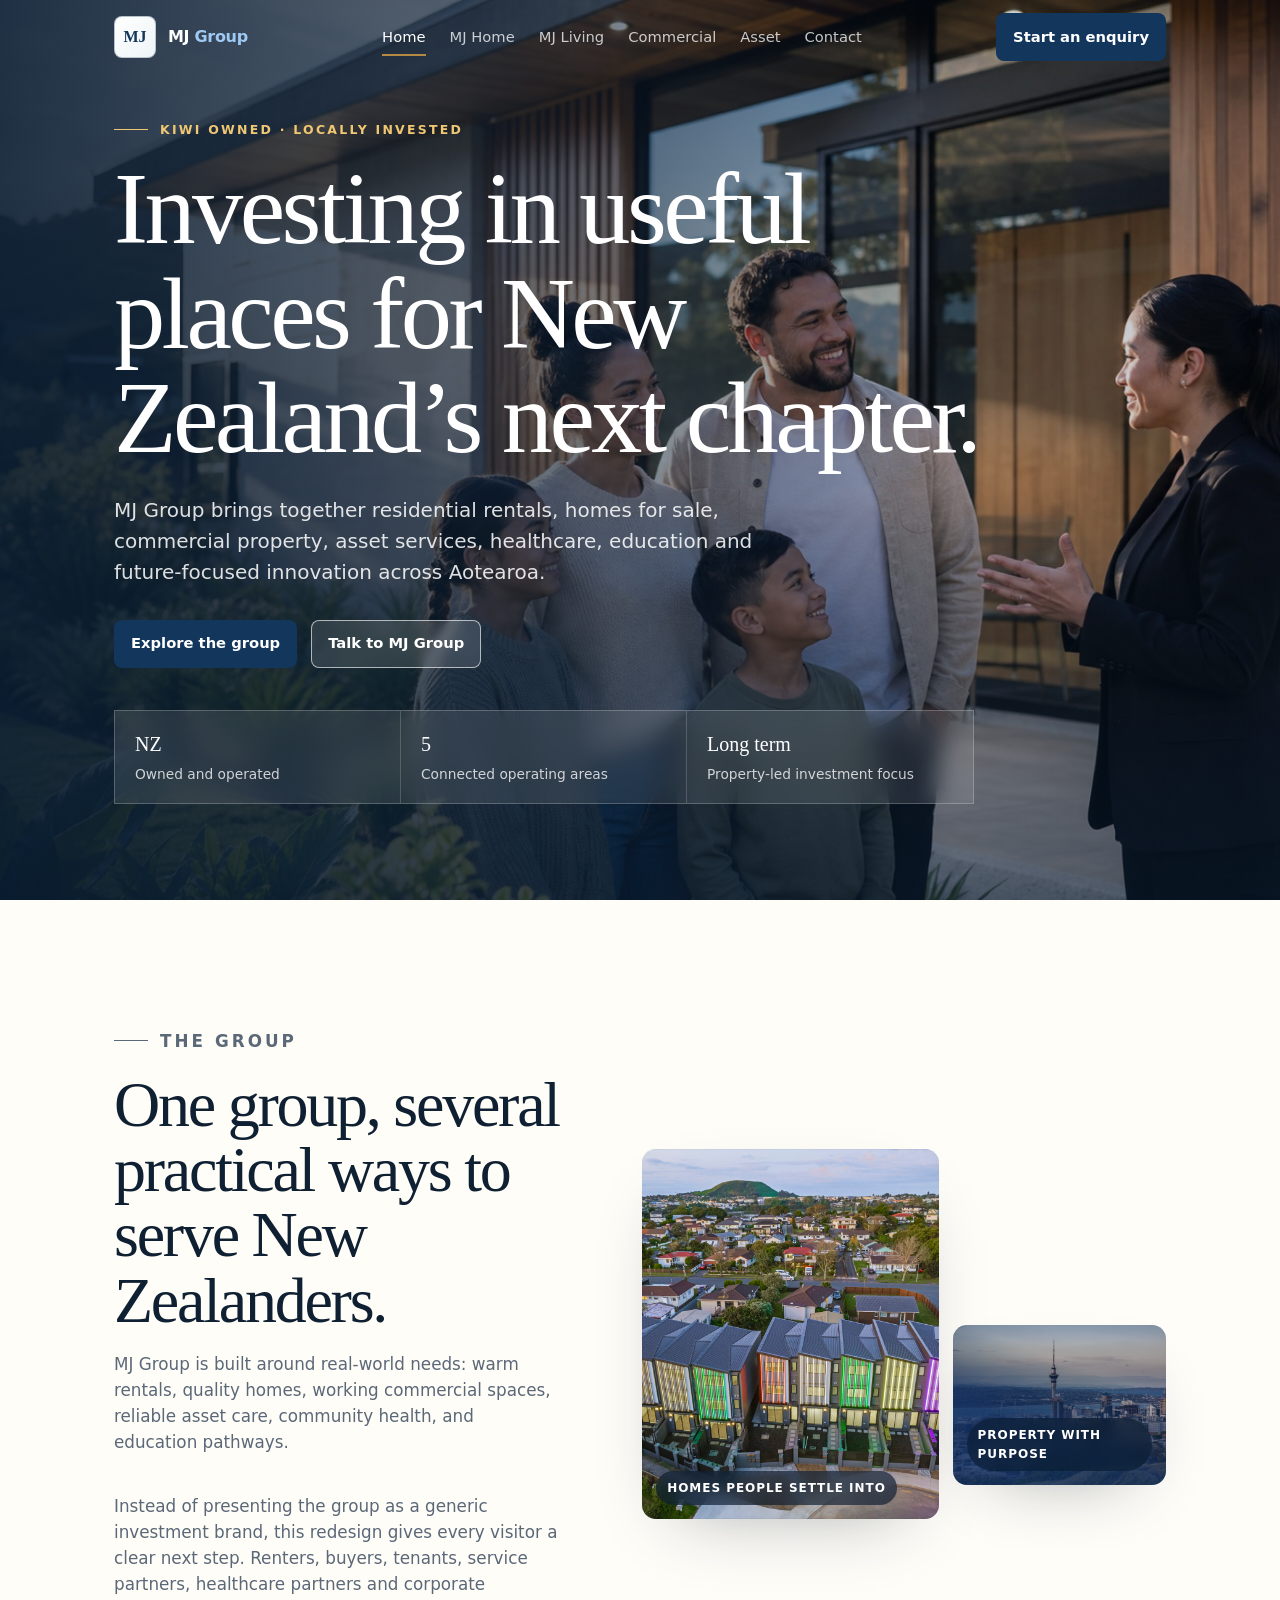
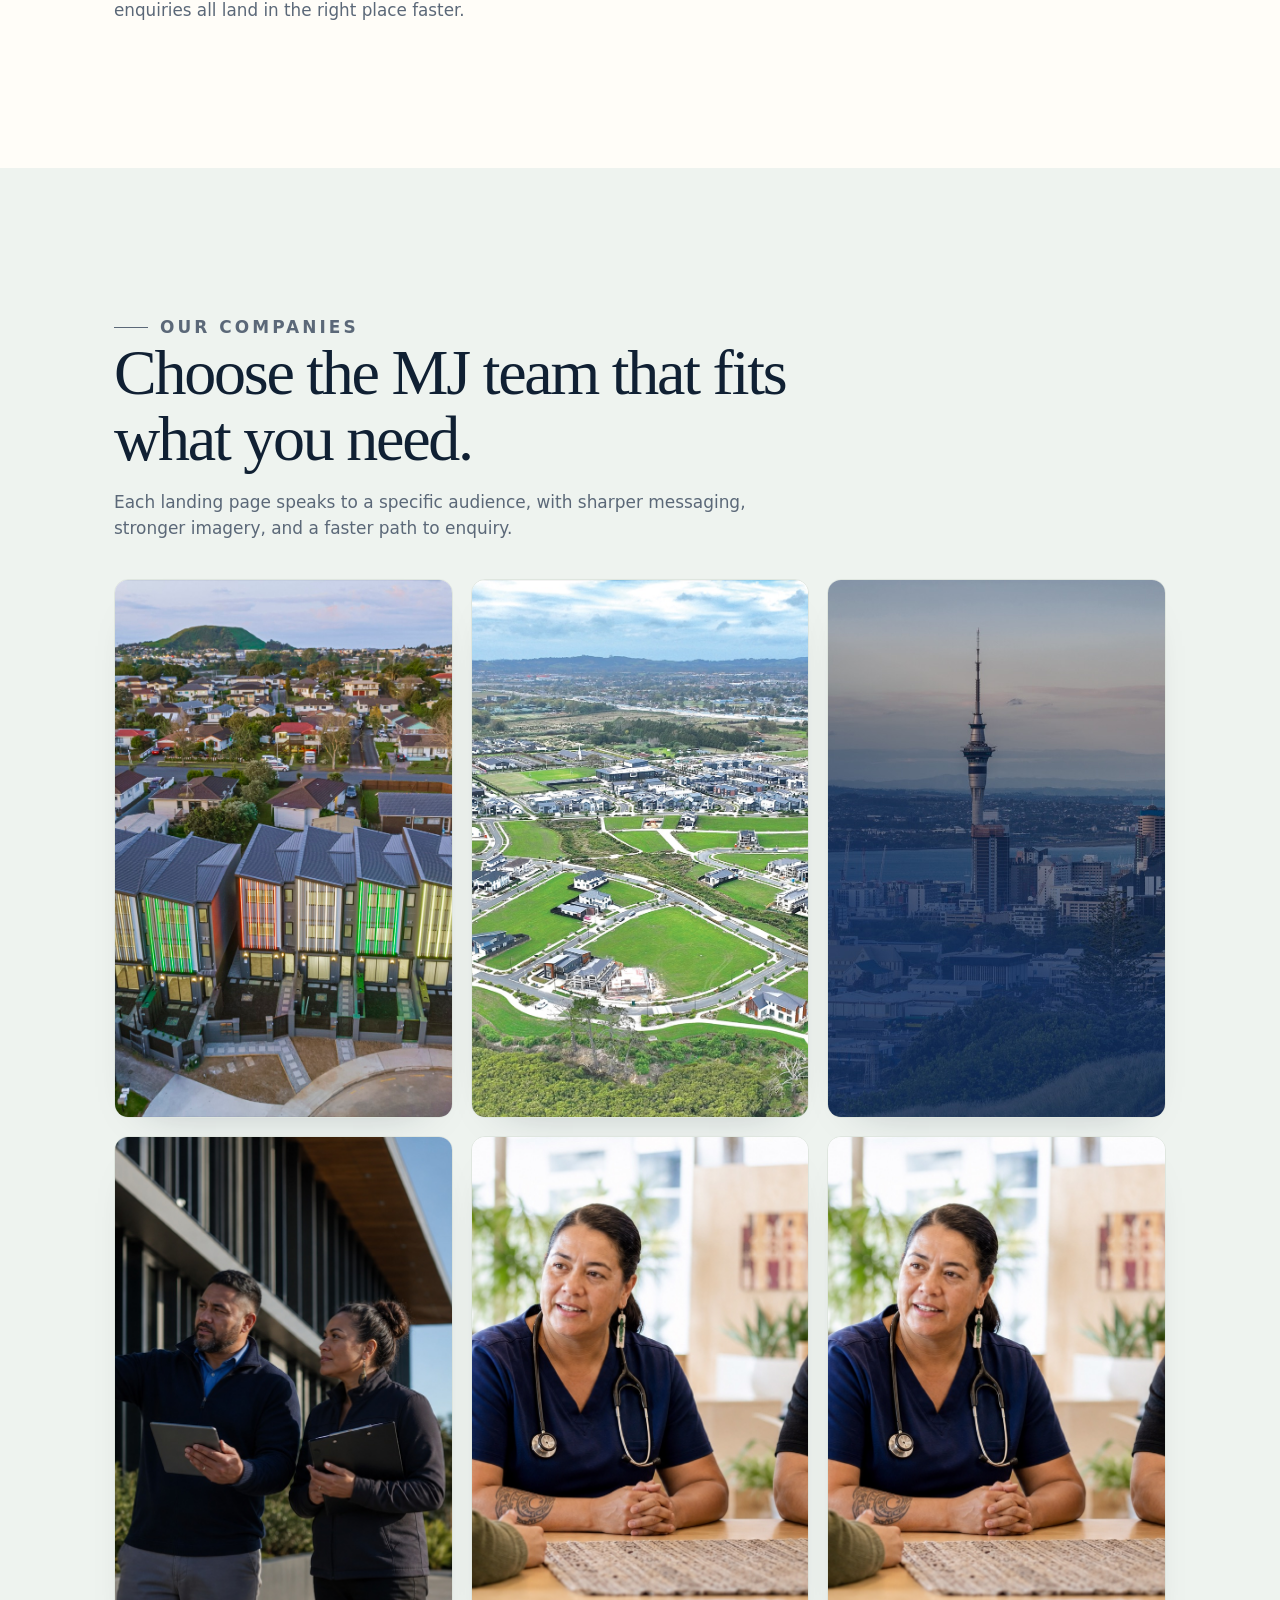
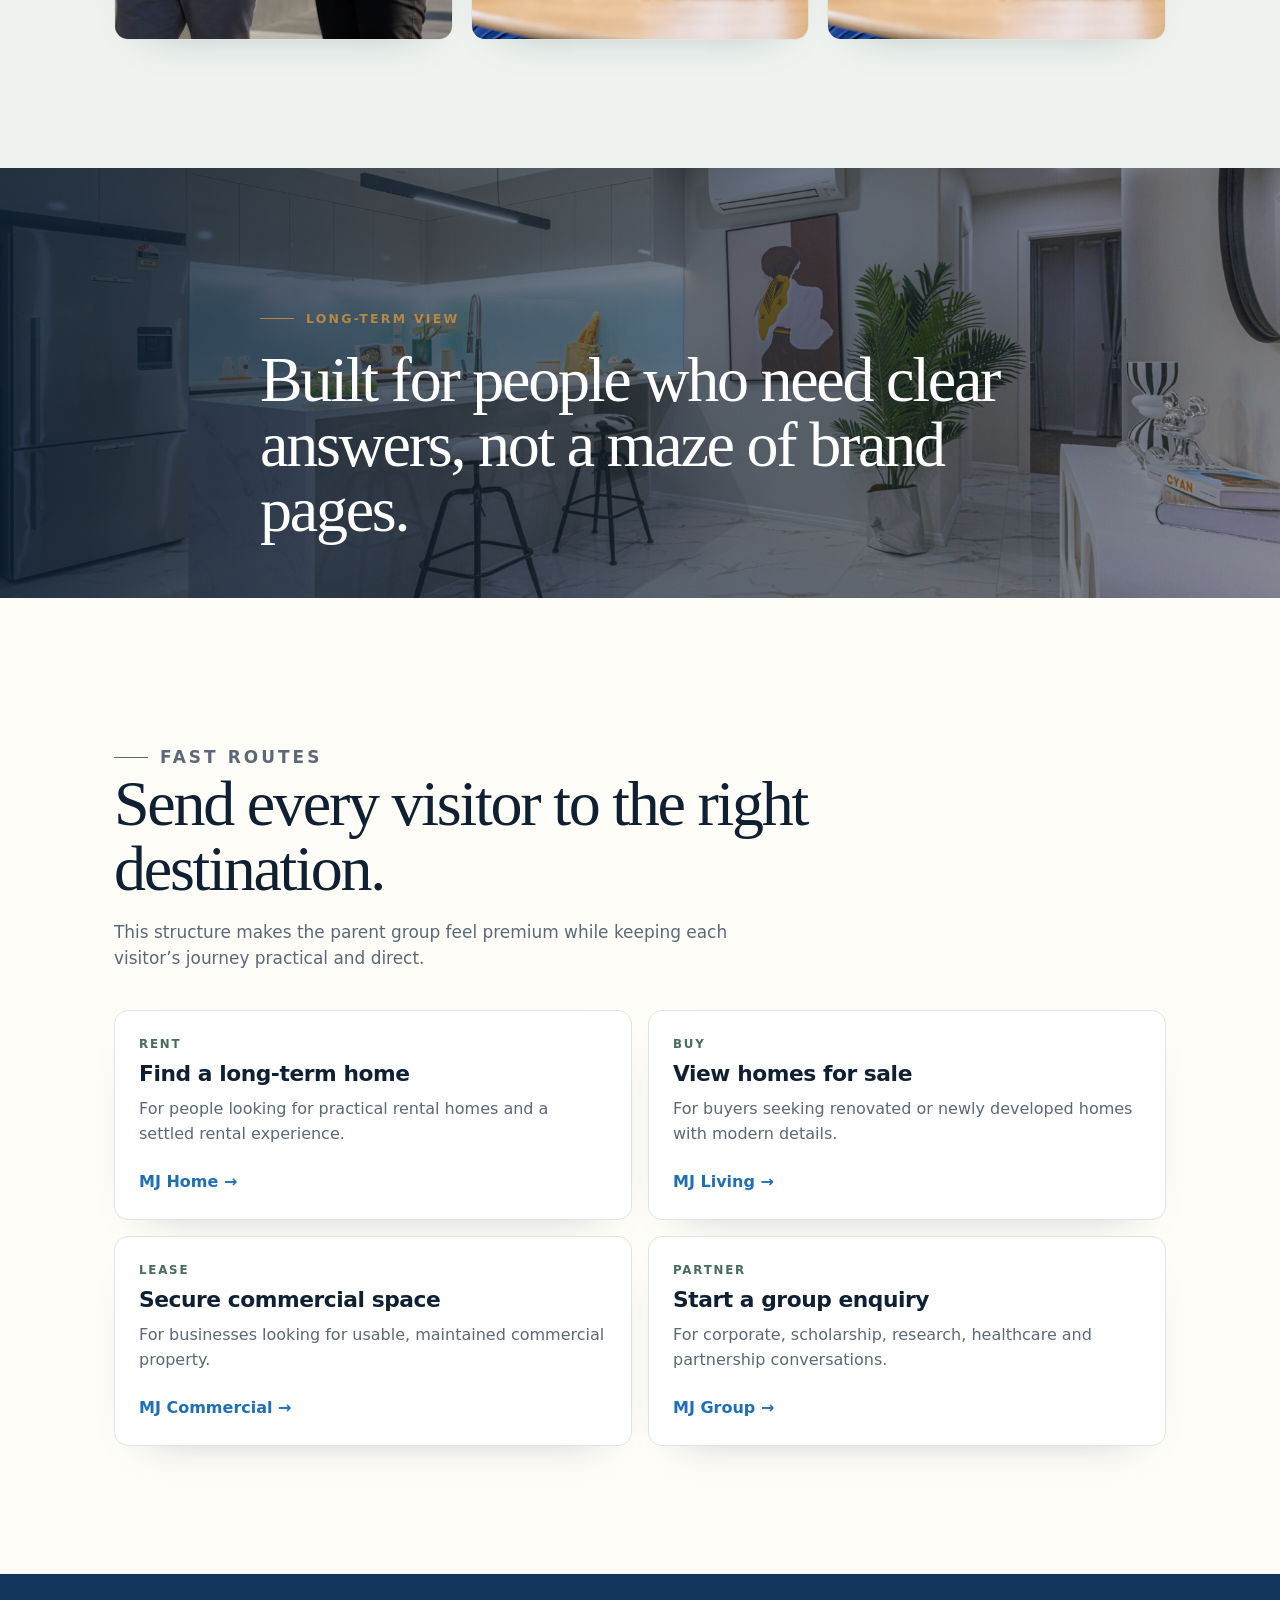
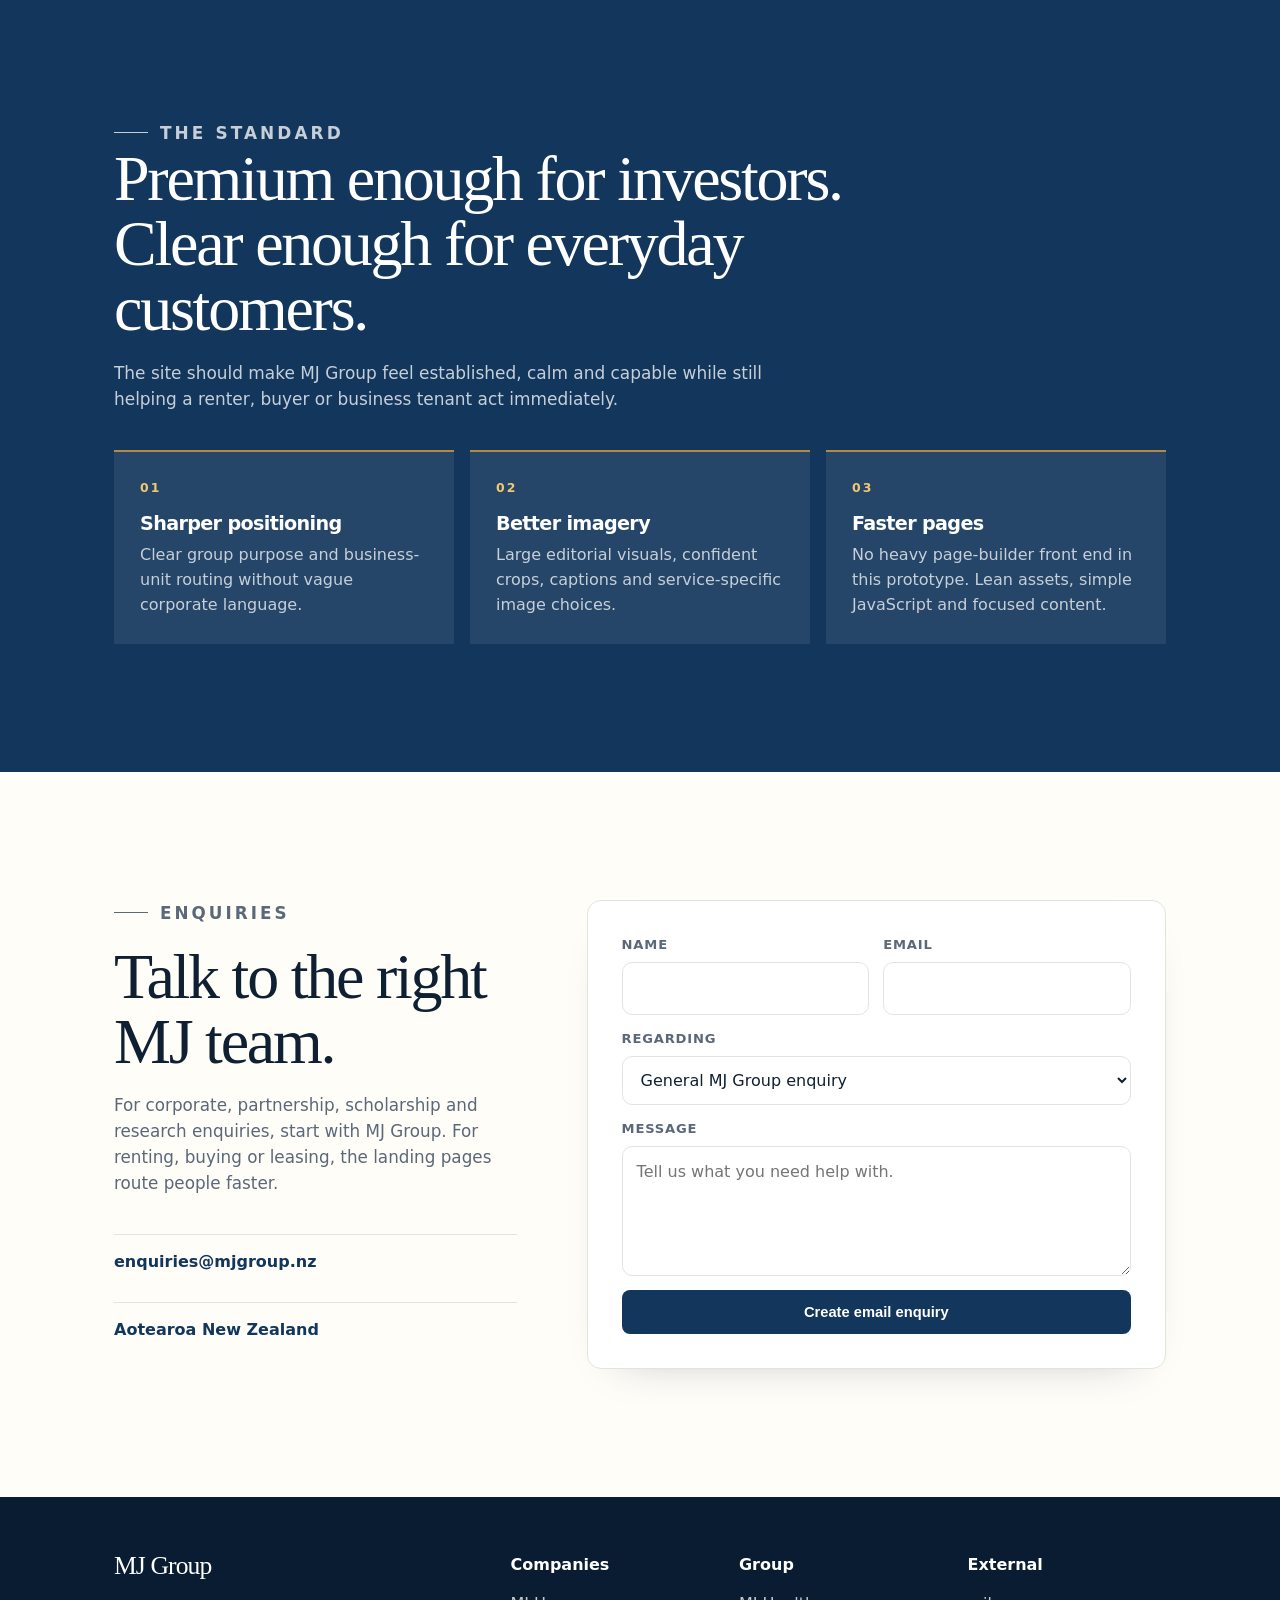
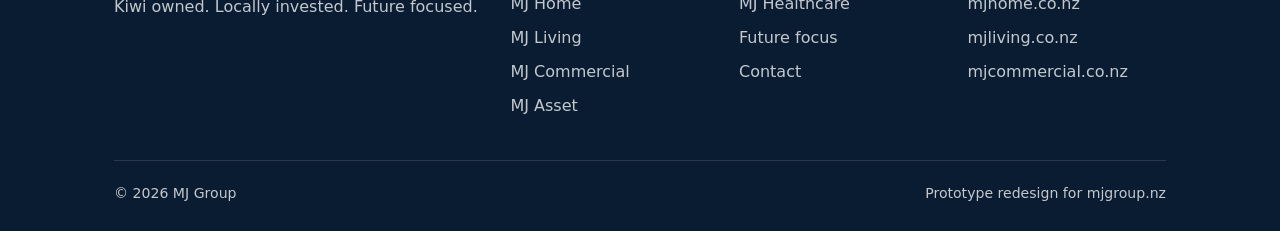
<file: index.html>
<!doctype html>
<html lang="en-NZ">
<head>
  <meta charset="utf-8">
  <meta name="viewport" content="width=device-width, initial-scale=1">
  <title>MJ Group | New Zealand Property & Investment Group</title>
  <meta name="description" content="MJ Group is a Kiwi-owned New Zealand property and investment group spanning residential rentals, homes for sale, commercial property, asset services, healthcare, education and innovation.">
  <link rel="stylesheet" href="assets/styles.css">
</head>
<body>
  <header class="site-header">
    <div class="nav">
      <a class="brand" href="index.html" aria-label="MJ Group home">
        <span class="brand-mark">MJ</span>
        <span class="brand-name">MJ <span>Group</span></span>
      </a>
      <nav class="nav-links" aria-label="Primary navigation">
        <a class="active" href="index.html">Home</a>
        <a href="mj-home.html">MJ Home</a>
        <a href="mj-living.html">MJ Living</a>
        <a href="mj-commercial.html">Commercial</a>
        <a href="mj-asset.html">Asset</a>
        <a href="contact.html">Contact</a>
      </nav>
      <div class="nav-actions">
        <a class="btn btn-primary" href="contact.html">Start an enquiry</a>
        <button class="nav-toggle" type="button" aria-label="Open navigation" aria-expanded="false">+</button>
      </div>
    </div>
  </header>

  <main>
    <section class="hero" id="top">
      <img class="hero-media" src="assets/images/generated-maori-home-community.jpg" alt="Māori whānau and property professional outside a modern New Zealand home">
      <div class="hero-content">
        <div class="wrap">
          <p class="eyebrow">Kiwi owned · Locally invested</p>
          <h1>Investing in useful places for New Zealand’s next chapter.</h1>
          <p class="lead">MJ Group brings together residential rentals, homes for sale, commercial property, asset services, healthcare, education and future-focused innovation across Aotearoa.</p>
          <div class="hero-row">
            <a class="btn btn-primary" href="#companies">Explore the group</a>
            <a class="btn btn-light" href="contact.html">Talk to MJ Group</a>
          </div>
          <div class="proof-strip" aria-label="MJ Group proof points">
            <div class="proof"><strong>NZ</strong><span>Owned and operated</span></div>
            <div class="proof"><strong>5</strong><span>Connected operating areas</span></div>
            <div class="proof"><strong>Long term</strong><span>Property-led investment focus</span></div>
          </div>
        </div>
      </div>
    </section>

    <section class="section" id="group">
      <div class="wrap split">
        <div class="split-copy reveal">
          <p class="eyebrow">The group</p>
          <div class="section-head">
            <h2>One group, several practical ways to serve New Zealanders.</h2>
            <p>MJ Group is built around real-world needs: warm rentals, quality homes, working commercial spaces, reliable asset care, community health, and education pathways.</p>
          </div>
          <p>Instead of presenting the group as a generic investment brand, this redesign gives every visitor a clear next step. Renters, buyers, tenants, service partners, healthcare partners and corporate enquiries all land in the right place faster.</p>
        </div>
        <div class="image-stack reveal" aria-label="MJ Group visual story">
          <figure>
            <img src="assets/images/mjhome-homepage-banner-opt.jpg" alt="Actual MJ Home residential property imagery">
            <figcaption class="caption">Homes people settle into</figcaption>
          </figure>
          <figure>
            <img src="assets/images/mjcommercial-main-banner-opt.jpg" alt="Actual MJ Commercial property imagery">
            <figcaption class="caption">Property with purpose</figcaption>
          </figure>
        </div>
      </div>
    </section>

    <section class="section section-alt" id="companies">
      <div class="wrap">
        <div class="section-head reveal">
          <p class="eyebrow">Our companies</p>
          <h2>Choose the MJ team that fits what you need.</h2>
          <p>Each landing page speaks to a specific audience, with sharper messaging, stronger imagery, and a faster path to enquiry.</p>
        </div>

        <div class="company-grid">
          <article class="company-card reveal">
            <a class="media" href="mj-home.html"><img src="assets/images/mjhome-homepage-banner-opt.jpg" alt="Actual MJ Home rental property exterior"></a>
            <div class="body">
              <div class="kicker">Long-term rentals</div>
              <h3>MJ Home</h3>
              <p>Warm, practical rental homes with a more settled experience for long-term tenants.</p>
              <div class="card-actions"><a class="btn btn-soft" href="mj-home.html">View landing page</a><a class="btn btn-soft" href="https://www.mjhome.co.nz" target="_blank" rel="noopener">Live site</a></div>
            </div>
          </article>

          <article class="company-card reveal">
            <a class="media" href="mj-living.html"><img src="assets/images/mjliving-banner-opt.jpg" alt="Actual MJ Living home imagery"></a>
            <div class="body">
              <div class="kicker">Homes for sale</div>
              <h3>MJ Living</h3>
              <p>Renovated and newly developed homes made for modern Kiwi life.</p>
              <div class="card-actions"><a class="btn btn-soft" href="mj-living.html">View landing page</a><a class="btn btn-soft" href="https://www.mjliving.co.nz" target="_blank" rel="noopener">Live site</a></div>
            </div>
          </article>

          <article class="company-card reveal">
            <a class="media" href="mj-commercial.html"><img src="assets/images/mjcommercial-main-banner-opt.jpg" alt="Actual MJ Commercial building imagery"></a>
            <div class="body">
              <div class="kicker">Commercial property</div>
              <h3>MJ Commercial</h3>
              <p>Commercial spaces acquired, improved, maintained and leased for business use.</p>
              <div class="card-actions"><a class="btn btn-soft" href="mj-commercial.html">View landing page</a><a class="btn btn-soft" href="https://www.mjcommercial.co.nz" target="_blank" rel="noopener">Live site</a></div>
            </div>
          </article>

          <article class="company-card reveal">
            <a class="media" href="mj-asset.html"><img src="assets/images/generated-maori-asset-services.jpg" alt="Māori property services professionals inspecting a commercial building"></a>
            <div class="body">
              <div class="kicker">Asset care</div>
              <h3>MJ Asset</h3>
              <p>Practical maintenance and asset support to protect property value over time.</p>
              <div class="card-actions"><a class="btn btn-soft" href="mj-asset.html">View landing page</a><a class="btn btn-soft" href="https://www.mjasset.co.nz" target="_blank" rel="noopener">Live site</a></div>
            </div>
          </article>

          <article class="company-card reveal">
            <a class="media" href="mj-healthcare.html"><img src="assets/images/generated-maori-healthcare-community.jpg" alt="Māori healthcare and community professionals in a modern clinic space"></a>
            <div class="body">
              <div class="kicker">Community health</div>
              <h3>MJ Healthcare</h3>
              <p>Healthcare with a local lens, starting from community need and access.</p>
              <div class="card-actions"><a class="btn btn-soft" href="mj-healthcare.html">View landing page</a></div>
            </div>
          </article>

          <article class="company-card reveal">
            <a class="media" href="partnerships.html"><img src="assets/images/generated-maori-healthcare-community.jpg" alt="Māori professionals in a collaborative community setting"></a>
            <div class="body">
              <div class="kicker">Education & innovation</div>
              <h3>Future focus</h3>
              <p>Scholarships, research partnerships and careful investment in what comes next.</p>
              <div class="card-actions"><a class="btn btn-soft" href="partnerships.html">View landing page</a></div>
            </div>
          </article>
        </div>
      </div>
    </section>

    <section class="landing-band">
      <img src="assets/images/mjhome-kiwi-homes-opt.jpg" alt="Actual MJ Home Kiwi homes imagery">
      <div class="wrap reveal">
        <p class="eyebrow">Long-term view</p>
        <h2>Built for people who need clear answers, not a maze of brand pages.</h2>
      </div>
    </section>

    <section class="section" id="pathways">
      <div class="wrap">
        <div class="section-head reveal">
          <p class="eyebrow">Fast routes</p>
          <h2>Send every visitor to the right destination.</h2>
          <p>This structure makes the parent group feel premium while keeping each visitor’s journey practical and direct.</p>
        </div>
        <div class="route-list">
          <a class="route reveal" href="mj-home.html"><div class="kicker">Rent</div><h3>Find a long-term home</h3><p>For people looking for practical rental homes and a settled rental experience.</p><span class="arrow">MJ Home →</span></a>
          <a class="route reveal" href="mj-living.html"><div class="kicker">Buy</div><h3>View homes for sale</h3><p>For buyers seeking renovated or newly developed homes with modern details.</p><span class="arrow">MJ Living →</span></a>
          <a class="route reveal" href="mj-commercial.html"><div class="kicker">Lease</div><h3>Secure commercial space</h3><p>For businesses looking for usable, maintained commercial property.</p><span class="arrow">MJ Commercial →</span></a>
          <a class="route reveal" href="contact.html"><div class="kicker">Partner</div><h3>Start a group enquiry</h3><p>For corporate, scholarship, research, healthcare and partnership conversations.</p><span class="arrow">MJ Group →</span></a>
        </div>
      </div>
    </section>

    <section class="section section-dark">
      <div class="wrap">
        <div class="section-head reveal">
          <p class="eyebrow">The standard</p>
          <h2>Premium enough for investors. Clear enough for everyday customers.</h2>
          <p>The site should make MJ Group feel established, calm and capable while still helping a renter, buyer or business tenant act immediately.</p>
        </div>
        <div class="step-list">
          <div class="step reveal"><h3>Sharper positioning</h3><p>Clear group purpose and business-unit routing without vague corporate language.</p></div>
          <div class="step reveal"><h3>Better imagery</h3><p>Large editorial visuals, confident crops, captions and service-specific image choices.</p></div>
          <div class="step reveal"><h3>Faster pages</h3><p>No heavy page-builder front end in this prototype. Lean assets, simple JavaScript and focused content.</p></div>
        </div>
      </div>
    </section>

    <section class="section" id="contact">
      <div class="wrap contact-grid">
        <div class="contact-aside reveal">
          <p class="eyebrow">Enquiries</p>
          <div class="section-head">
            <h2>Talk to the right MJ team.</h2>
            <p>For corporate, partnership, scholarship and research enquiries, start with MJ Group. For renting, buying or leasing, the landing pages route people faster.</p>
          </div>
          <div class="contact-lines">
            <a href="mailto:enquiries@mjgroup.nz">enquiries@mjgroup.nz</a>
            <span>Aotearoa New Zealand</span>
          </div>
        </div>
        <form class="form-card reveal" data-mail-form>
          <div class="form-grid">
            <div class="field"><label for="name">Name</label><input id="name" name="name" autocomplete="name" required></div>
            <div class="field"><label for="email">Email</label><input id="email" name="email" type="email" autocomplete="email" required></div>
            <div class="field full"><label for="area">Regarding</label><select id="area" name="area"><option>General MJ Group enquiry</option><option>MJ Home - rentals</option><option>MJ Living - homes for sale</option><option>MJ Commercial - commercial property</option><option>MJ Asset - property services</option><option>MJ Healthcare</option><option>Partnerships, scholarship or research</option></select></div>
            <div class="field full"><label for="message">Message</label><textarea id="message" name="message" placeholder="Tell us what you need help with."></textarea></div>
            <div class="field full"><button class="btn btn-primary" type="submit">Create email enquiry</button></div>
          </div>
        </form>
      </div>
    </section>
  </main>

  <footer class="site-footer">
    <div class="wrap">
      <div class="footer-grid">
        <div><h3>MJ Group</h3><p>Kiwi owned. Locally invested. Future focused.</p></div>
        <div><h4>Companies</h4><a href="mj-home.html">MJ Home</a><a href="mj-living.html">MJ Living</a><a href="mj-commercial.html">MJ Commercial</a><a href="mj-asset.html">MJ Asset</a></div>
        <div><h4>Group</h4><a href="mj-healthcare.html">MJ Healthcare</a><a href="partnerships.html">Future focus</a><a href="contact.html">Contact</a></div>
        <div><h4>External</h4><a href="https://www.mjhome.co.nz" target="_blank" rel="noopener">mjhome.co.nz</a><a href="https://www.mjliving.co.nz" target="_blank" rel="noopener">mjliving.co.nz</a><a href="https://www.mjcommercial.co.nz" target="_blank" rel="noopener">mjcommercial.co.nz</a></div>
      </div>
      <div class="footer-bottom"><span>© <span data-year></span> MJ Group</span><span>Prototype redesign for mjgroup.nz</span></div>
    </div>
  </footer>

  <script src="assets/site.js" defer></script>
</body>
</html>
</file>
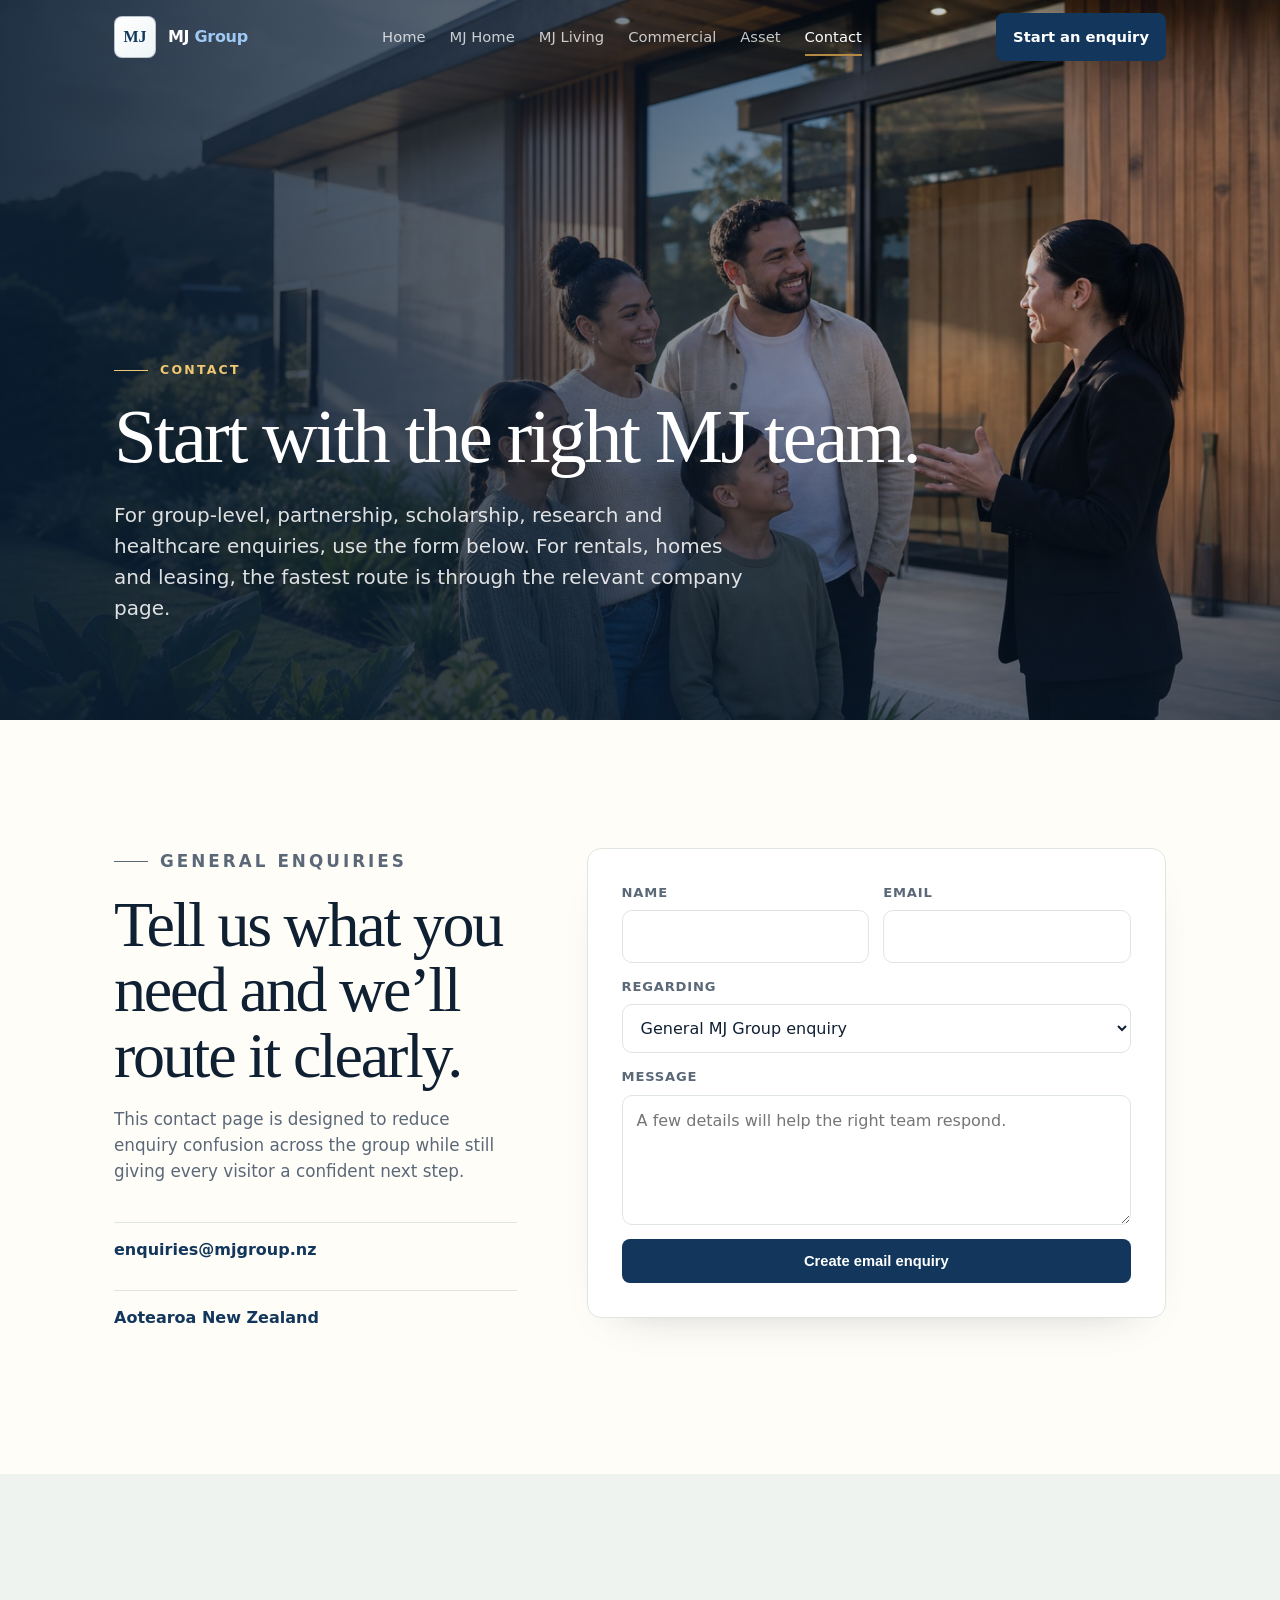
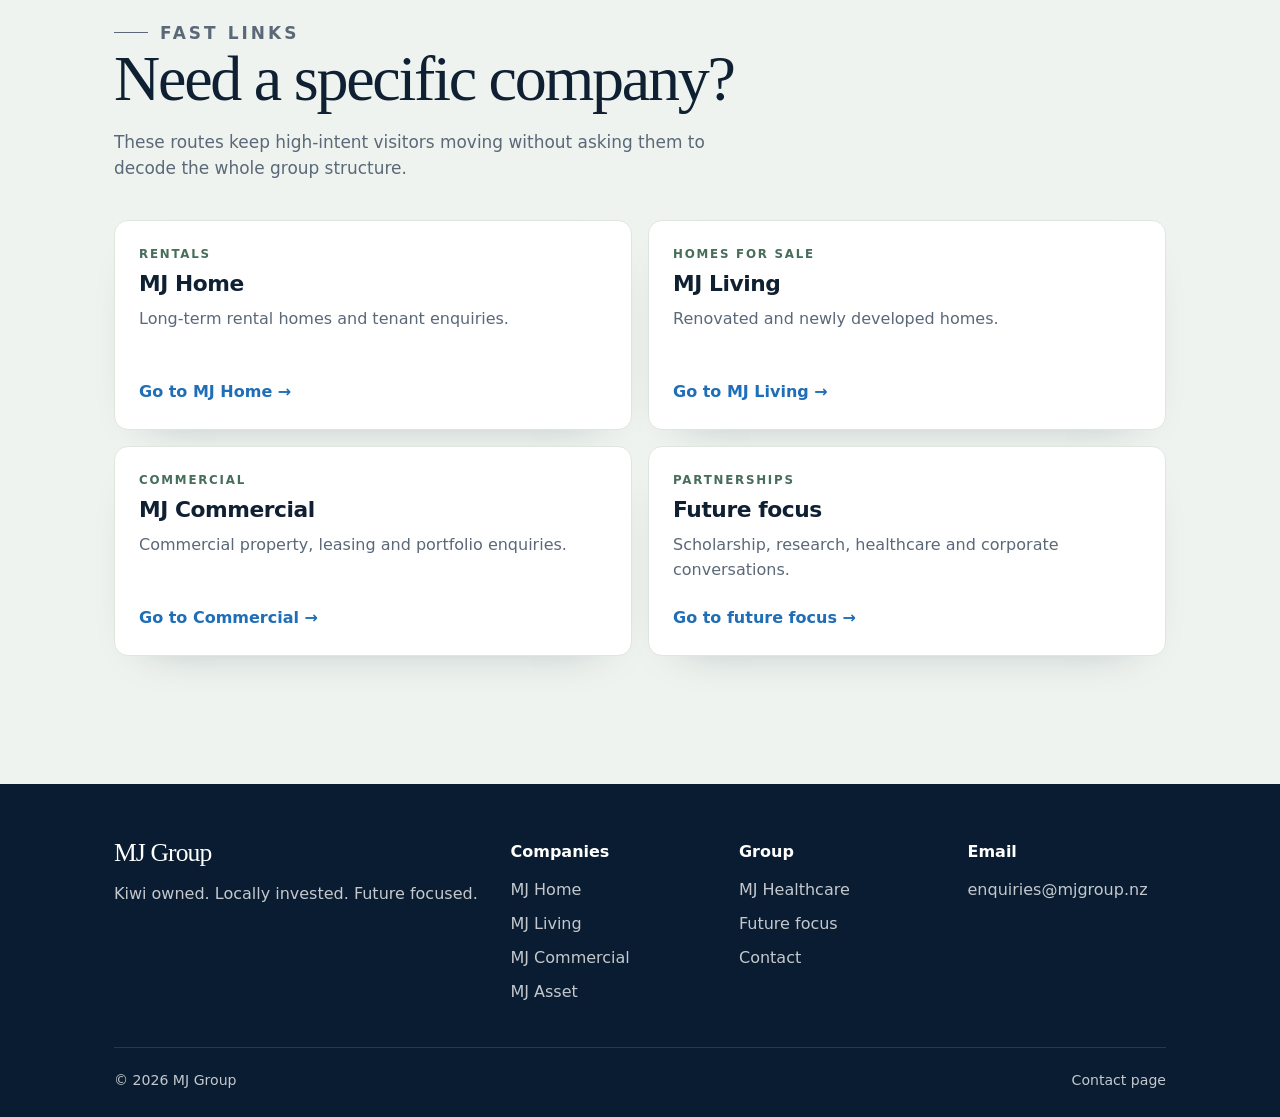
<file: contact.html>
<!doctype html>
<html lang="en-NZ">
<head>
  <meta charset="utf-8">
  <meta name="viewport" content="width=device-width, initial-scale=1">
  <title>Contact MJ Group | New Zealand Property & Investment Group</title>
  <meta name="description" content="Contact MJ Group for corporate, partnership, healthcare, scholarship, research and business-unit enquiries.">
  <link rel="stylesheet" href="assets/styles.css">
</head>
<body>
  <header class="site-header">
    <div class="nav">
      <a class="brand" href="index.html"><span class="brand-mark">MJ</span><span class="brand-name">MJ <span>Group</span></span></a>
      <nav class="nav-links" aria-label="Primary navigation">
        <a href="index.html">Home</a><a href="mj-home.html">MJ Home</a><a href="mj-living.html">MJ Living</a><a href="mj-commercial.html">Commercial</a><a href="mj-asset.html">Asset</a><a class="active" href="contact.html">Contact</a>
      </nav>
      <div class="nav-actions"><a class="btn btn-primary" href="contact.html">Start an enquiry</a><button class="nav-toggle" type="button" aria-label="Open navigation" aria-expanded="false">+</button></div>
    </div>
  </header>

  <main>
    <section class="hero landing-hero">
      <img class="hero-media" src="assets/images/generated-maori-home-community.jpg" alt="Māori whānau and property professional outside a modern New Zealand home">
      <div class="hero-content"><div class="wrap"><p class="eyebrow">Contact</p><h1>Start with the right MJ team.</h1><p class="lead">For group-level, partnership, scholarship, research and healthcare enquiries, use the form below. For rentals, homes and leasing, the fastest route is through the relevant company page.</p></div></div>
    </section>

    <section class="section">
      <div class="wrap contact-grid">
        <div class="contact-aside reveal">
          <p class="eyebrow">General enquiries</p>
          <div class="section-head"><h2>Tell us what you need and we’ll route it clearly.</h2><p>This contact page is designed to reduce enquiry confusion across the group while still giving every visitor a confident next step.</p></div>
          <div class="contact-lines">
            <a href="mailto:enquiries@mjgroup.nz">enquiries@mjgroup.nz</a>
            <span>Aotearoa New Zealand</span>
          </div>
        </div>

        <form class="form-card reveal" data-mail-form>
          <div class="form-grid">
            <div class="field"><label for="name">Name</label><input id="name" name="name" autocomplete="name" required></div>
            <div class="field"><label for="email">Email</label><input id="email" name="email" type="email" autocomplete="email" required></div>
            <div class="field full"><label for="area">Regarding</label><select id="area" name="area"><option>General MJ Group enquiry</option><option>MJ Home - rentals</option><option>MJ Living - homes for sale</option><option>MJ Commercial - commercial property</option><option>MJ Asset - property services</option><option>MJ Healthcare</option><option>Partnerships, scholarship or research</option></select></div>
            <div class="field full"><label for="message">Message</label><textarea id="message" name="message" placeholder="A few details will help the right team respond."></textarea></div>
            <div class="field full"><button class="btn btn-primary" type="submit">Create email enquiry</button></div>
          </div>
        </form>
      </div>
    </section>

    <section class="section section-alt">
      <div class="wrap">
        <div class="section-head reveal"><p class="eyebrow">Fast links</p><h2>Need a specific company?</h2><p>These routes keep high-intent visitors moving without asking them to decode the whole group structure.</p></div>
        <div class="route-list">
          <a class="route reveal" href="mj-home.html"><div class="kicker">Rentals</div><h3>MJ Home</h3><p>Long-term rental homes and tenant enquiries.</p><span class="arrow">Go to MJ Home →</span></a>
          <a class="route reveal" href="mj-living.html"><div class="kicker">Homes for sale</div><h3>MJ Living</h3><p>Renovated and newly developed homes.</p><span class="arrow">Go to MJ Living →</span></a>
          <a class="route reveal" href="mj-commercial.html"><div class="kicker">Commercial</div><h3>MJ Commercial</h3><p>Commercial property, leasing and portfolio enquiries.</p><span class="arrow">Go to Commercial →</span></a>
          <a class="route reveal" href="partnerships.html"><div class="kicker">Partnerships</div><h3>Future focus</h3><p>Scholarship, research, healthcare and corporate conversations.</p><span class="arrow">Go to future focus →</span></a>
        </div>
      </div>
    </section>
  </main>

  <footer class="site-footer"><div class="wrap"><div class="footer-grid"><div><h3>MJ Group</h3><p>Kiwi owned. Locally invested. Future focused.</p></div><div><h4>Companies</h4><a href="mj-home.html">MJ Home</a><a href="mj-living.html">MJ Living</a><a href="mj-commercial.html">MJ Commercial</a><a href="mj-asset.html">MJ Asset</a></div><div><h4>Group</h4><a href="mj-healthcare.html">MJ Healthcare</a><a href="partnerships.html">Future focus</a><a href="contact.html">Contact</a></div><div><h4>Email</h4><a href="mailto:enquiries@mjgroup.nz">enquiries@mjgroup.nz</a></div></div><div class="footer-bottom"><span>© <span data-year></span> MJ Group</span><span>Contact page</span></div></div></footer>
  <script src="assets/site.js" defer></script>
</body>
</html>
</file>
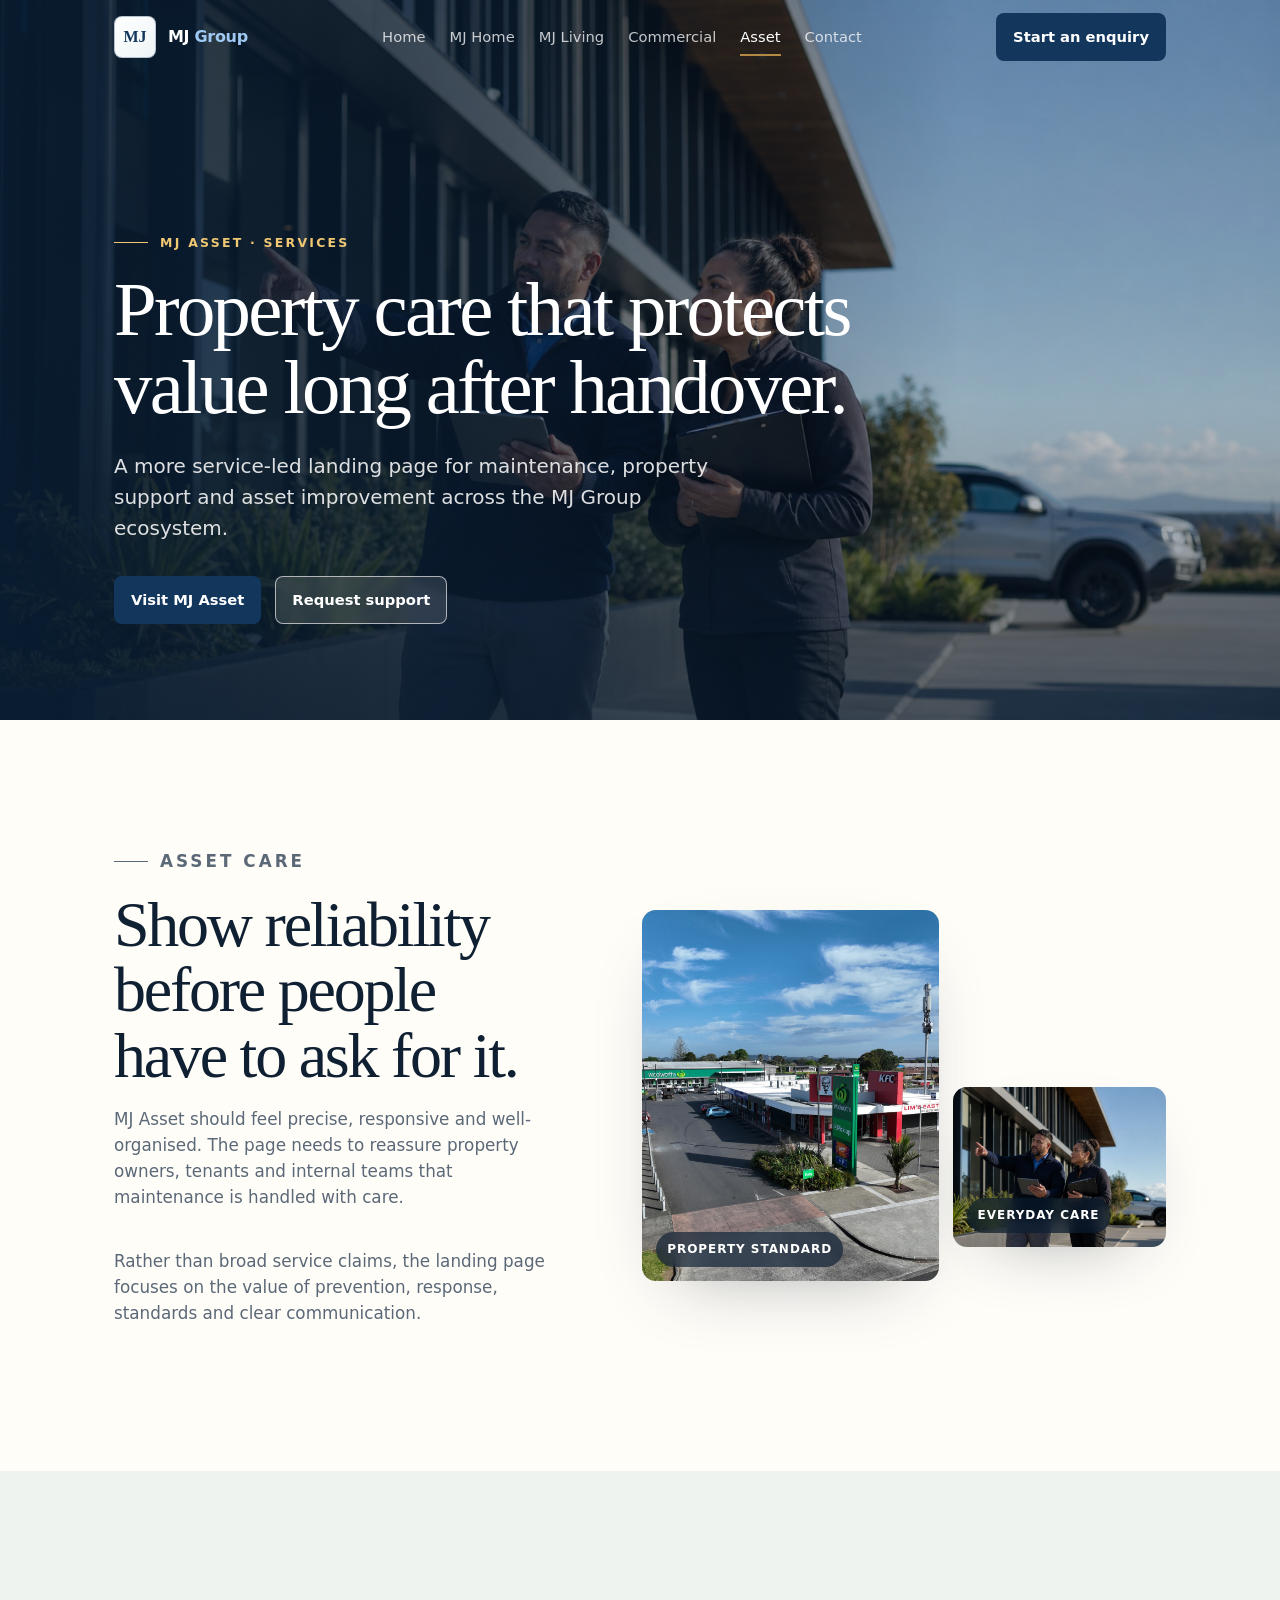
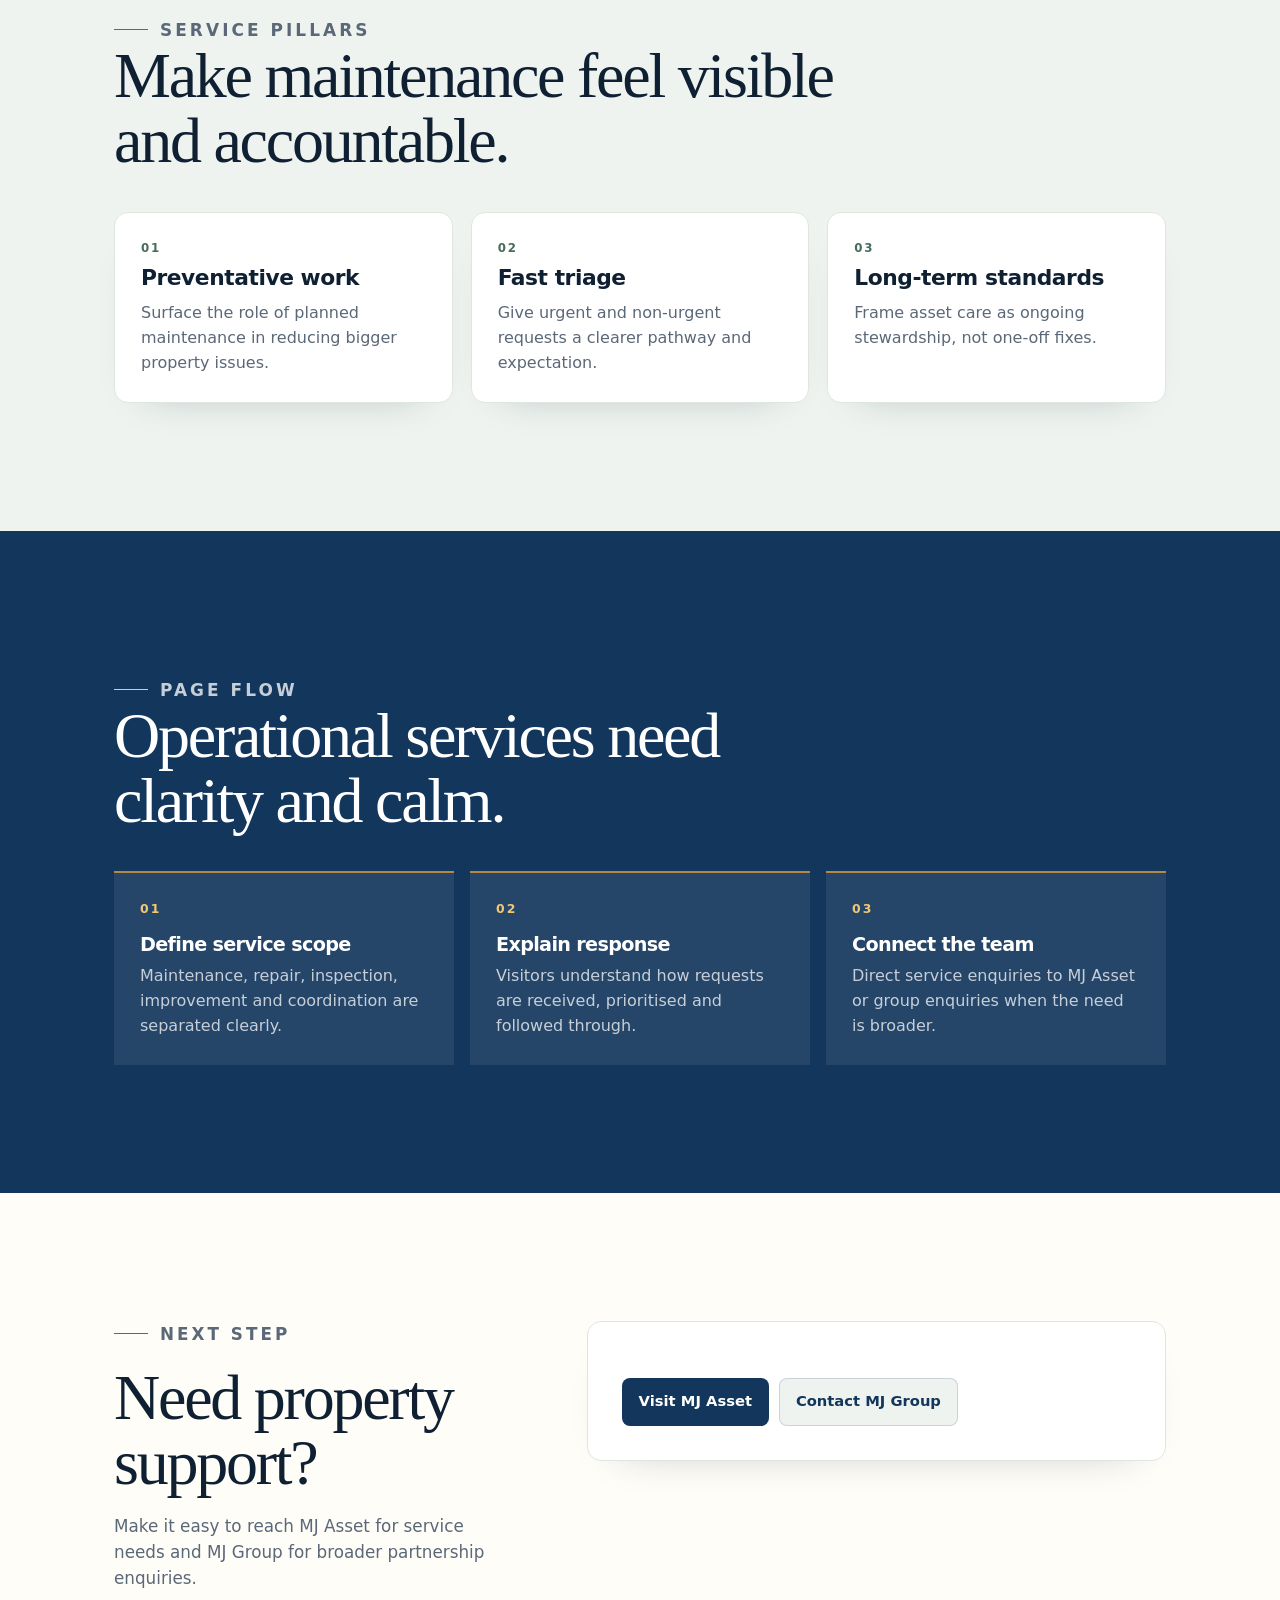
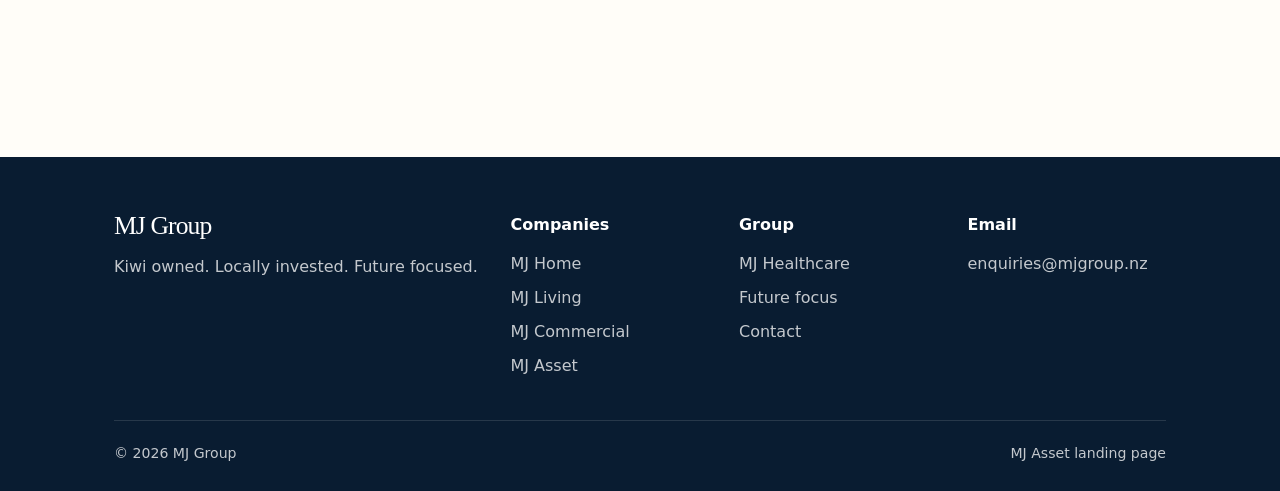
<file: mj-asset.html>
<!doctype html>
<html lang="en-NZ">
<head>
  <meta charset="utf-8">
  <meta name="viewport" content="width=device-width, initial-scale=1">
  <title>MJ Asset | Property and Asset Services</title>
  <meta name="description" content="A focused MJ Asset landing page for property maintenance, asset care and long-term service support.">
  <link rel="stylesheet" href="assets/styles.css">
</head>
<body>
  <header class="site-header"><div class="nav"><a class="brand" href="index.html"><span class="brand-mark">MJ</span><span class="brand-name">MJ <span>Group</span></span></a><nav class="nav-links" aria-label="Primary navigation"><a href="index.html">Home</a><a href="mj-home.html">MJ Home</a><a href="mj-living.html">MJ Living</a><a href="mj-commercial.html">Commercial</a><a class="active" href="mj-asset.html">Asset</a><a href="contact.html">Contact</a></nav><div class="nav-actions"><a class="btn btn-primary" href="contact.html">Start an enquiry</a><button class="nav-toggle" type="button" aria-label="Open navigation" aria-expanded="false">+</button></div></div></header>

  <main>
    <section class="hero landing-hero">
      <img class="hero-media" src="assets/images/generated-maori-asset-services.jpg" alt="Māori property services professionals inspecting a modern commercial building">
      <div class="hero-content"><div class="wrap"><p class="eyebrow">MJ Asset · Services</p><h1>Property care that protects value long after handover.</h1><p class="lead">A more service-led landing page for maintenance, property support and asset improvement across the MJ Group ecosystem.</p><div class="hero-row"><a class="btn btn-primary" href="https://www.mjasset.co.nz" target="_blank" rel="noopener">Visit MJ Asset</a><a class="btn btn-light" href="contact.html">Request support</a></div></div></div>
    </section>

    <section class="section"><div class="wrap split"><div class="split-copy reveal"><p class="eyebrow">Asset care</p><div class="section-head"><h2>Show reliability before people have to ask for it.</h2><p>MJ Asset should feel precise, responsive and well-organised. The page needs to reassure property owners, tenants and internal teams that maintenance is handled with care.</p></div><p>Rather than broad service claims, the landing page focuses on the value of prevention, response, standards and clear communication.</p></div><div class="image-stack reveal"><figure><img src="assets/images/mjcommercial-dji-0260-opt.jpg" alt="Actual MJ Commercial property imagery used as property-standard context"><figcaption class="caption">Property standard</figcaption></figure><figure><img src="assets/images/generated-maori-asset-services.jpg" alt="Māori property services professionals with inspection tools"><figcaption class="caption">Everyday care</figcaption></figure></div></div></section>

    <section class="section section-alt"><div class="wrap"><div class="section-head reveal"><p class="eyebrow">Service pillars</p><h2>Make maintenance feel visible and accountable.</h2></div><div class="landing-grid"><div class="panel reveal"><div class="kicker">01</div><h3>Preventative work</h3><p>Surface the role of planned maintenance in reducing bigger property issues.</p></div><div class="panel reveal"><div class="kicker">02</div><h3>Fast triage</h3><p>Give urgent and non-urgent requests a clearer pathway and expectation.</p></div><div class="panel reveal"><div class="kicker">03</div><h3>Long-term standards</h3><p>Frame asset care as ongoing stewardship, not one-off fixes.</p></div></div></div></section>

    <section class="section section-dark"><div class="wrap"><div class="section-head reveal"><p class="eyebrow">Page flow</p><h2>Operational services need clarity and calm.</h2></div><div class="step-list"><div class="step reveal"><h3>Define service scope</h3><p>Maintenance, repair, inspection, improvement and coordination are separated clearly.</p></div><div class="step reveal"><h3>Explain response</h3><p>Visitors understand how requests are received, prioritised and followed through.</p></div><div class="step reveal"><h3>Connect the team</h3><p>Direct service enquiries to MJ Asset or group enquiries when the need is broader.</p></div></div></div></section>

    <section class="section"><div class="wrap contact-grid"><div class="contact-aside reveal"><p class="eyebrow">Next step</p><div class="section-head"><h2>Need property support?</h2><p>Make it easy to reach MJ Asset for service needs and MJ Group for broader partnership enquiries.</p></div></div><div class="form-card reveal"><div class="card-actions"><a class="btn btn-primary" href="https://www.mjasset.co.nz" target="_blank" rel="noopener">Visit MJ Asset</a><a class="btn btn-soft" href="contact.html">Contact MJ Group</a></div></div></div></section>
  </main>

  <footer class="site-footer"><div class="wrap"><div class="footer-grid"><div><h3>MJ Group</h3><p>Kiwi owned. Locally invested. Future focused.</p></div><div><h4>Companies</h4><a href="mj-home.html">MJ Home</a><a href="mj-living.html">MJ Living</a><a href="mj-commercial.html">MJ Commercial</a><a href="mj-asset.html">MJ Asset</a></div><div><h4>Group</h4><a href="mj-healthcare.html">MJ Healthcare</a><a href="partnerships.html">Future focus</a><a href="contact.html">Contact</a></div><div><h4>Email</h4><a href="mailto:enquiries@mjgroup.nz">enquiries@mjgroup.nz</a></div></div><div class="footer-bottom"><span>© <span data-year></span> MJ Group</span><span>MJ Asset landing page</span></div></div></footer>
  <script src="assets/site.js" defer></script>
</body>
</html>
</file>
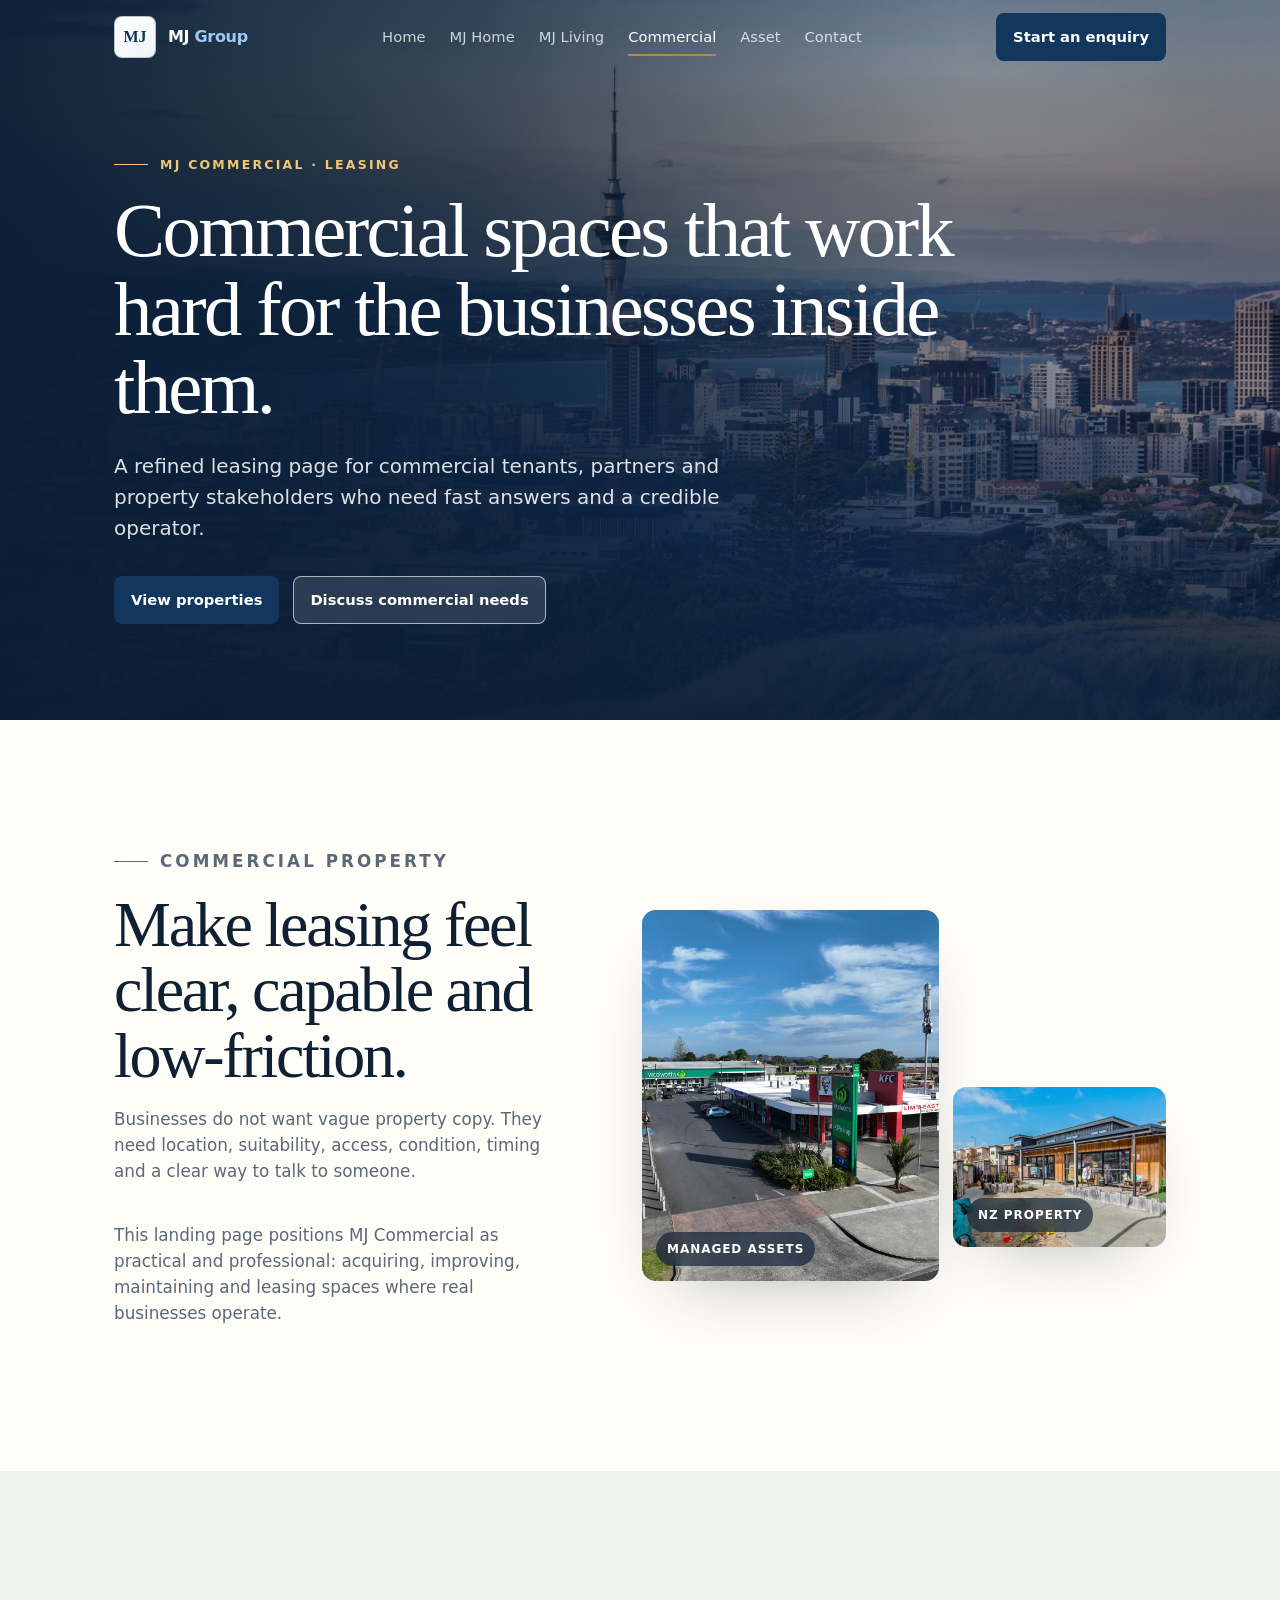
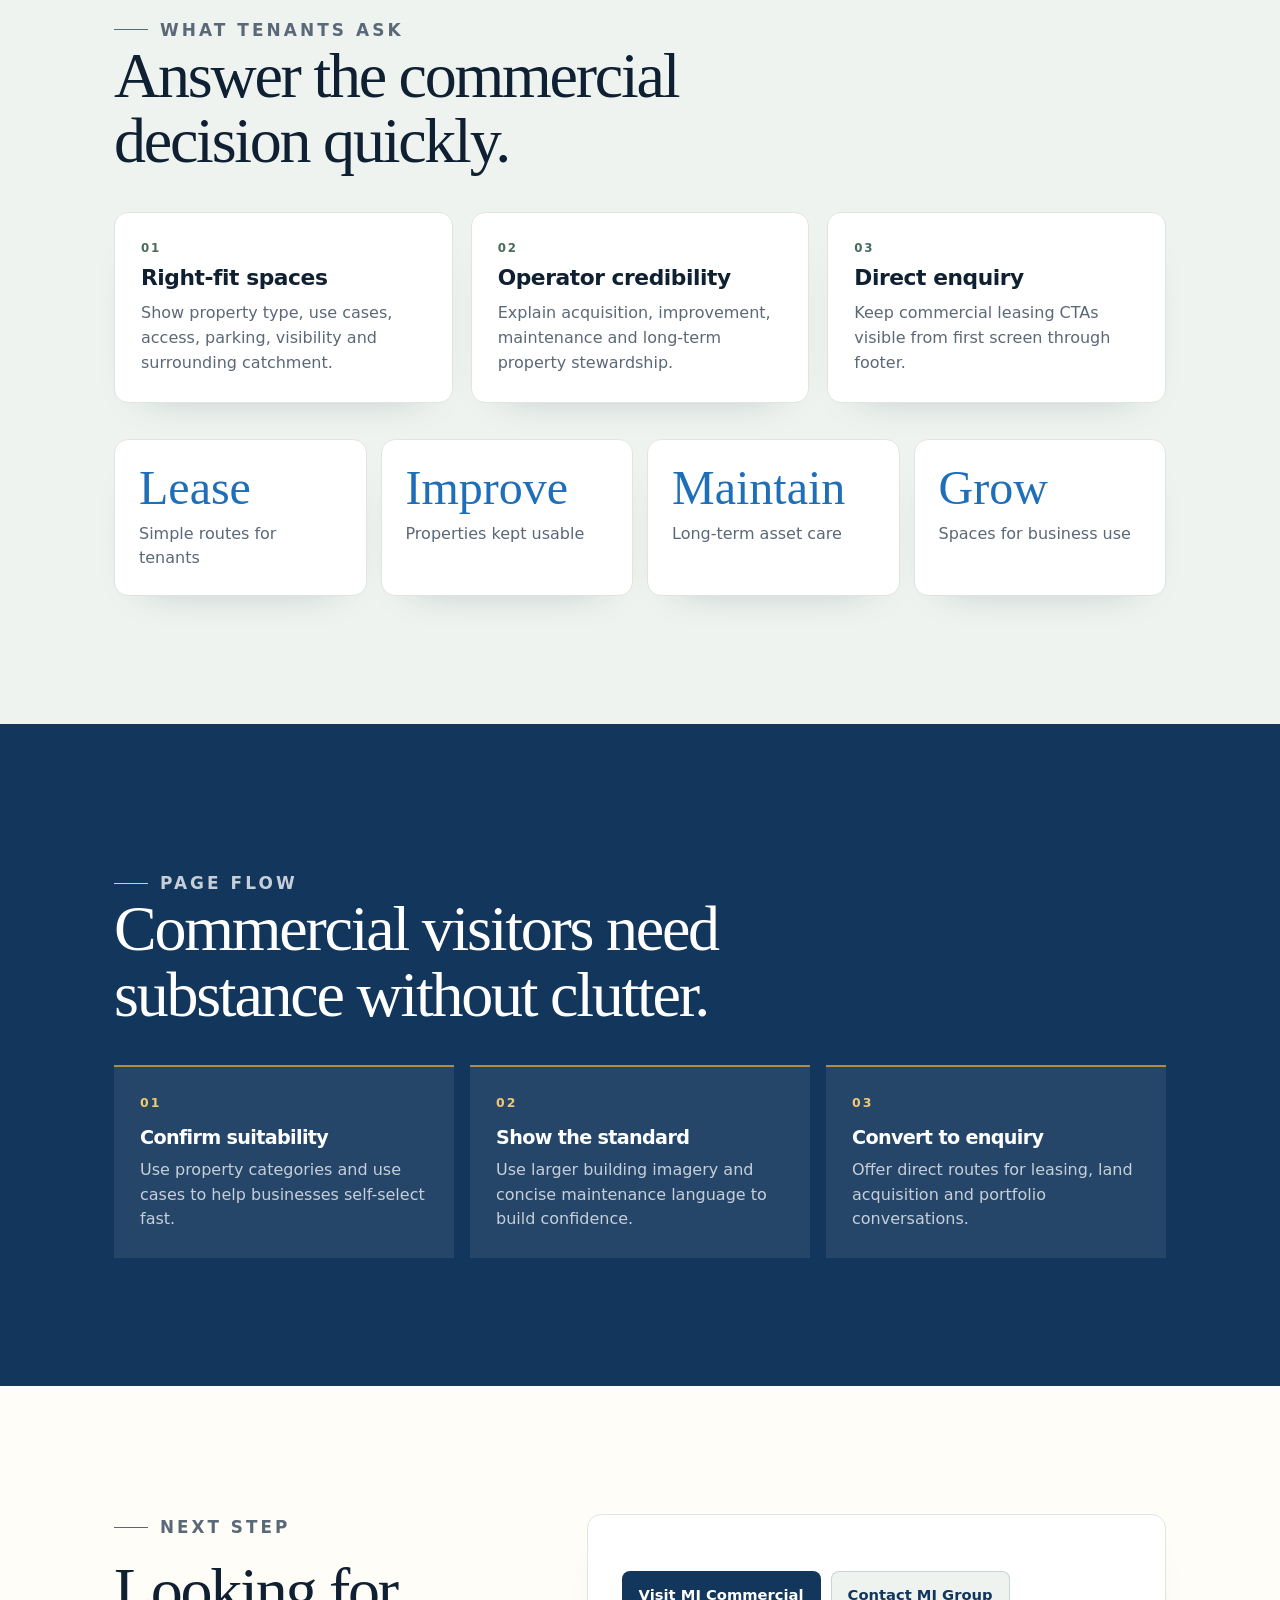
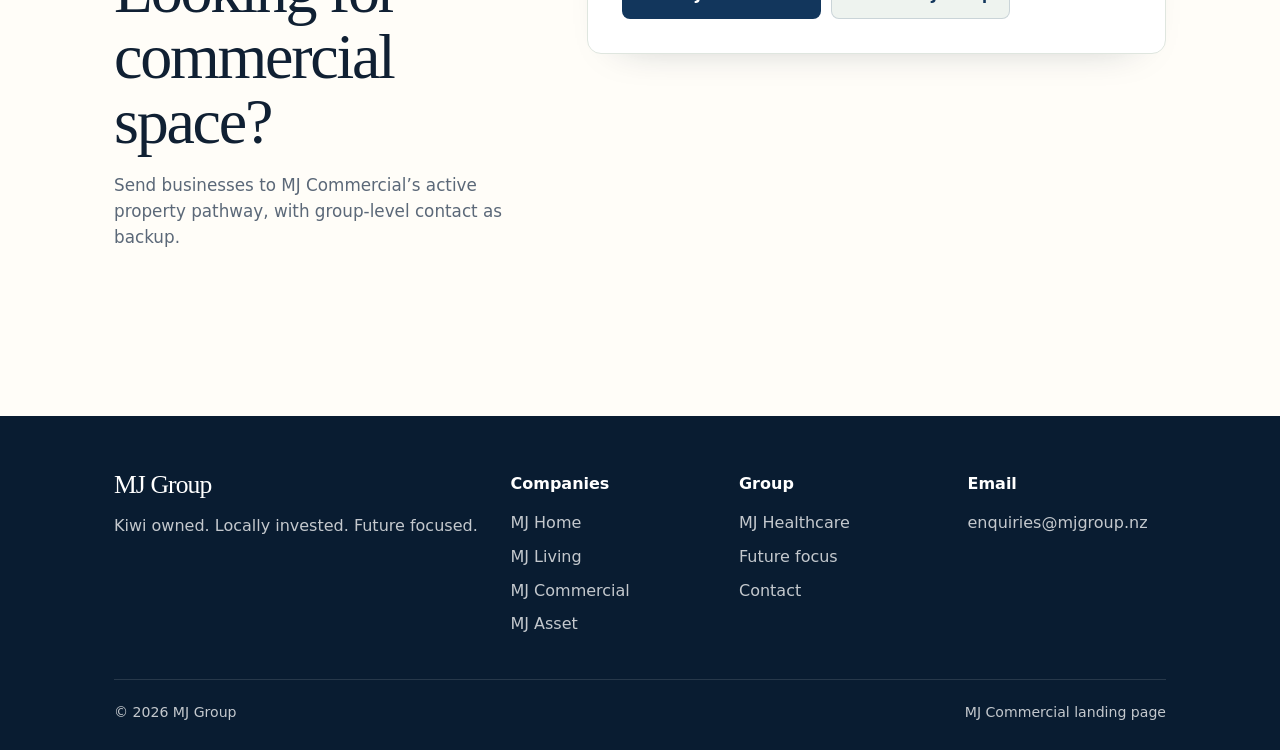
<file: mj-commercial.html>
<!doctype html>
<html lang="en-NZ">
<head>
  <meta charset="utf-8">
  <meta name="viewport" content="width=device-width, initial-scale=1">
  <title>MJ Commercial | Commercial Property and Leasing</title>
  <meta name="description" content="A focused MJ Commercial landing page for businesses looking to lease practical commercial property in New Zealand.">
  <link rel="stylesheet" href="assets/styles.css">
</head>
<body>
  <header class="site-header"><div class="nav"><a class="brand" href="index.html"><span class="brand-mark">MJ</span><span class="brand-name">MJ <span>Group</span></span></a><nav class="nav-links" aria-label="Primary navigation"><a href="index.html">Home</a><a href="mj-home.html">MJ Home</a><a href="mj-living.html">MJ Living</a><a class="active" href="mj-commercial.html">Commercial</a><a href="mj-asset.html">Asset</a><a href="contact.html">Contact</a></nav><div class="nav-actions"><a class="btn btn-primary" href="contact.html">Start an enquiry</a><button class="nav-toggle" type="button" aria-label="Open navigation" aria-expanded="false">+</button></div></div></header>

  <main>
    <section class="hero landing-hero">
      <img class="hero-media" src="assets/images/mjcommercial-main-banner-opt.jpg" alt="Actual MJ Commercial property imagery">
      <div class="hero-content"><div class="wrap"><p class="eyebrow">MJ Commercial · Leasing</p><h1>Commercial spaces that work hard for the businesses inside them.</h1><p class="lead">A refined leasing page for commercial tenants, partners and property stakeholders who need fast answers and a credible operator.</p><div class="hero-row"><a class="btn btn-primary" href="https://www.mjcommercial.co.nz" target="_blank" rel="noopener">View properties</a><a class="btn btn-light" href="contact.html">Discuss commercial needs</a></div></div></div>
    </section>

    <section class="section"><div class="wrap split"><div class="split-copy reveal"><p class="eyebrow">Commercial property</p><div class="section-head"><h2>Make leasing feel clear, capable and low-friction.</h2><p>Businesses do not want vague property copy. They need location, suitability, access, condition, timing and a clear way to talk to someone.</p></div><p>This landing page positions MJ Commercial as practical and professional: acquiring, improving, maintaining and leasing spaces where real businesses operate.</p></div><div class="image-stack reveal"><figure><img src="assets/images/mjcommercial-dji-0260-opt.jpg" alt="Actual MJ Commercial aerial property imagery"><figcaption class="caption">Managed assets</figcaption></figure><figure><img src="assets/images/mjcommercial-home-page-pic.jpeg" alt="Actual MJ Commercial homepage property imagery"><figcaption class="caption">NZ property</figcaption></figure></div></div></section>

    <section class="section section-alt"><div class="wrap"><div class="section-head reveal"><p class="eyebrow">What tenants ask</p><h2>Answer the commercial decision quickly.</h2></div><div class="landing-grid"><div class="panel reveal"><div class="kicker">01</div><h3>Right-fit spaces</h3><p>Show property type, use cases, access, parking, visibility and surrounding catchment.</p></div><div class="panel reveal"><div class="kicker">02</div><h3>Operator credibility</h3><p>Explain acquisition, improvement, maintenance and long-term property stewardship.</p></div><div class="panel reveal"><div class="kicker">03</div><h3>Direct enquiry</h3><p>Keep commercial leasing CTAs visible from first screen through footer.</p></div></div><div class="metric-row reveal"><div class="metric"><strong>Lease</strong><span>Simple routes for tenants</span></div><div class="metric"><strong>Improve</strong><span>Properties kept usable</span></div><div class="metric"><strong>Maintain</strong><span>Long-term asset care</span></div><div class="metric"><strong>Grow</strong><span>Spaces for business use</span></div></div></div></section>

    <section class="section section-dark"><div class="wrap"><div class="section-head reveal"><p class="eyebrow">Page flow</p><h2>Commercial visitors need substance without clutter.</h2></div><div class="step-list"><div class="step reveal"><h3>Confirm suitability</h3><p>Use property categories and use cases to help businesses self-select fast.</p></div><div class="step reveal"><h3>Show the standard</h3><p>Use larger building imagery and concise maintenance language to build confidence.</p></div><div class="step reveal"><h3>Convert to enquiry</h3><p>Offer direct routes for leasing, land acquisition and portfolio conversations.</p></div></div></div></section>

    <section class="section"><div class="wrap contact-grid"><div class="contact-aside reveal"><p class="eyebrow">Next step</p><div class="section-head"><h2>Looking for commercial space?</h2><p>Send businesses to MJ Commercial’s active property pathway, with group-level contact as backup.</p></div></div><div class="form-card reveal"><div class="card-actions"><a class="btn btn-primary" href="https://www.mjcommercial.co.nz" target="_blank" rel="noopener">Visit MJ Commercial</a><a class="btn btn-soft" href="contact.html">Contact MJ Group</a></div></div></div></section>
  </main>

  <footer class="site-footer"><div class="wrap"><div class="footer-grid"><div><h3>MJ Group</h3><p>Kiwi owned. Locally invested. Future focused.</p></div><div><h4>Companies</h4><a href="mj-home.html">MJ Home</a><a href="mj-living.html">MJ Living</a><a href="mj-commercial.html">MJ Commercial</a><a href="mj-asset.html">MJ Asset</a></div><div><h4>Group</h4><a href="mj-healthcare.html">MJ Healthcare</a><a href="partnerships.html">Future focus</a><a href="contact.html">Contact</a></div><div><h4>Email</h4><a href="mailto:enquiries@mjgroup.nz">enquiries@mjgroup.nz</a></div></div><div class="footer-bottom"><span>© <span data-year></span> MJ Group</span><span>MJ Commercial landing page</span></div></div></footer>
  <script src="assets/site.js" defer></script>
</body>
</html>
</file>
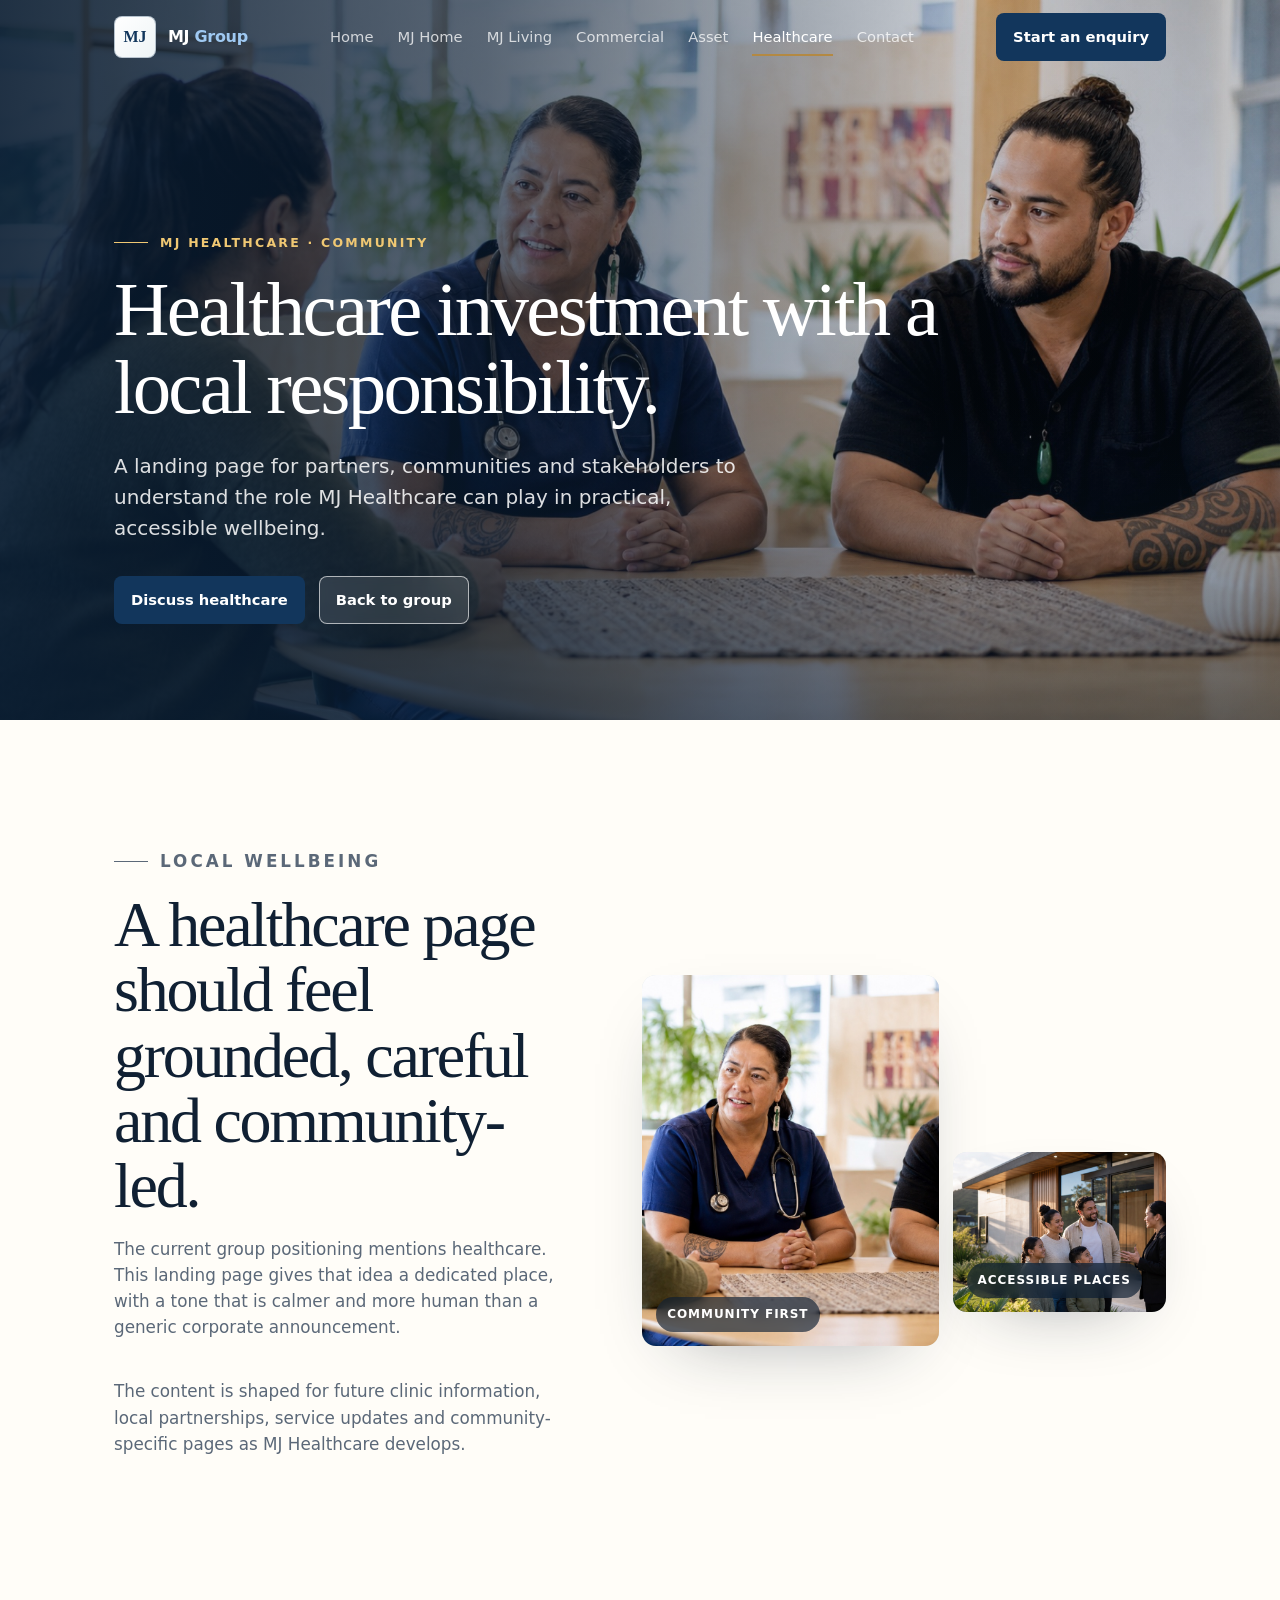
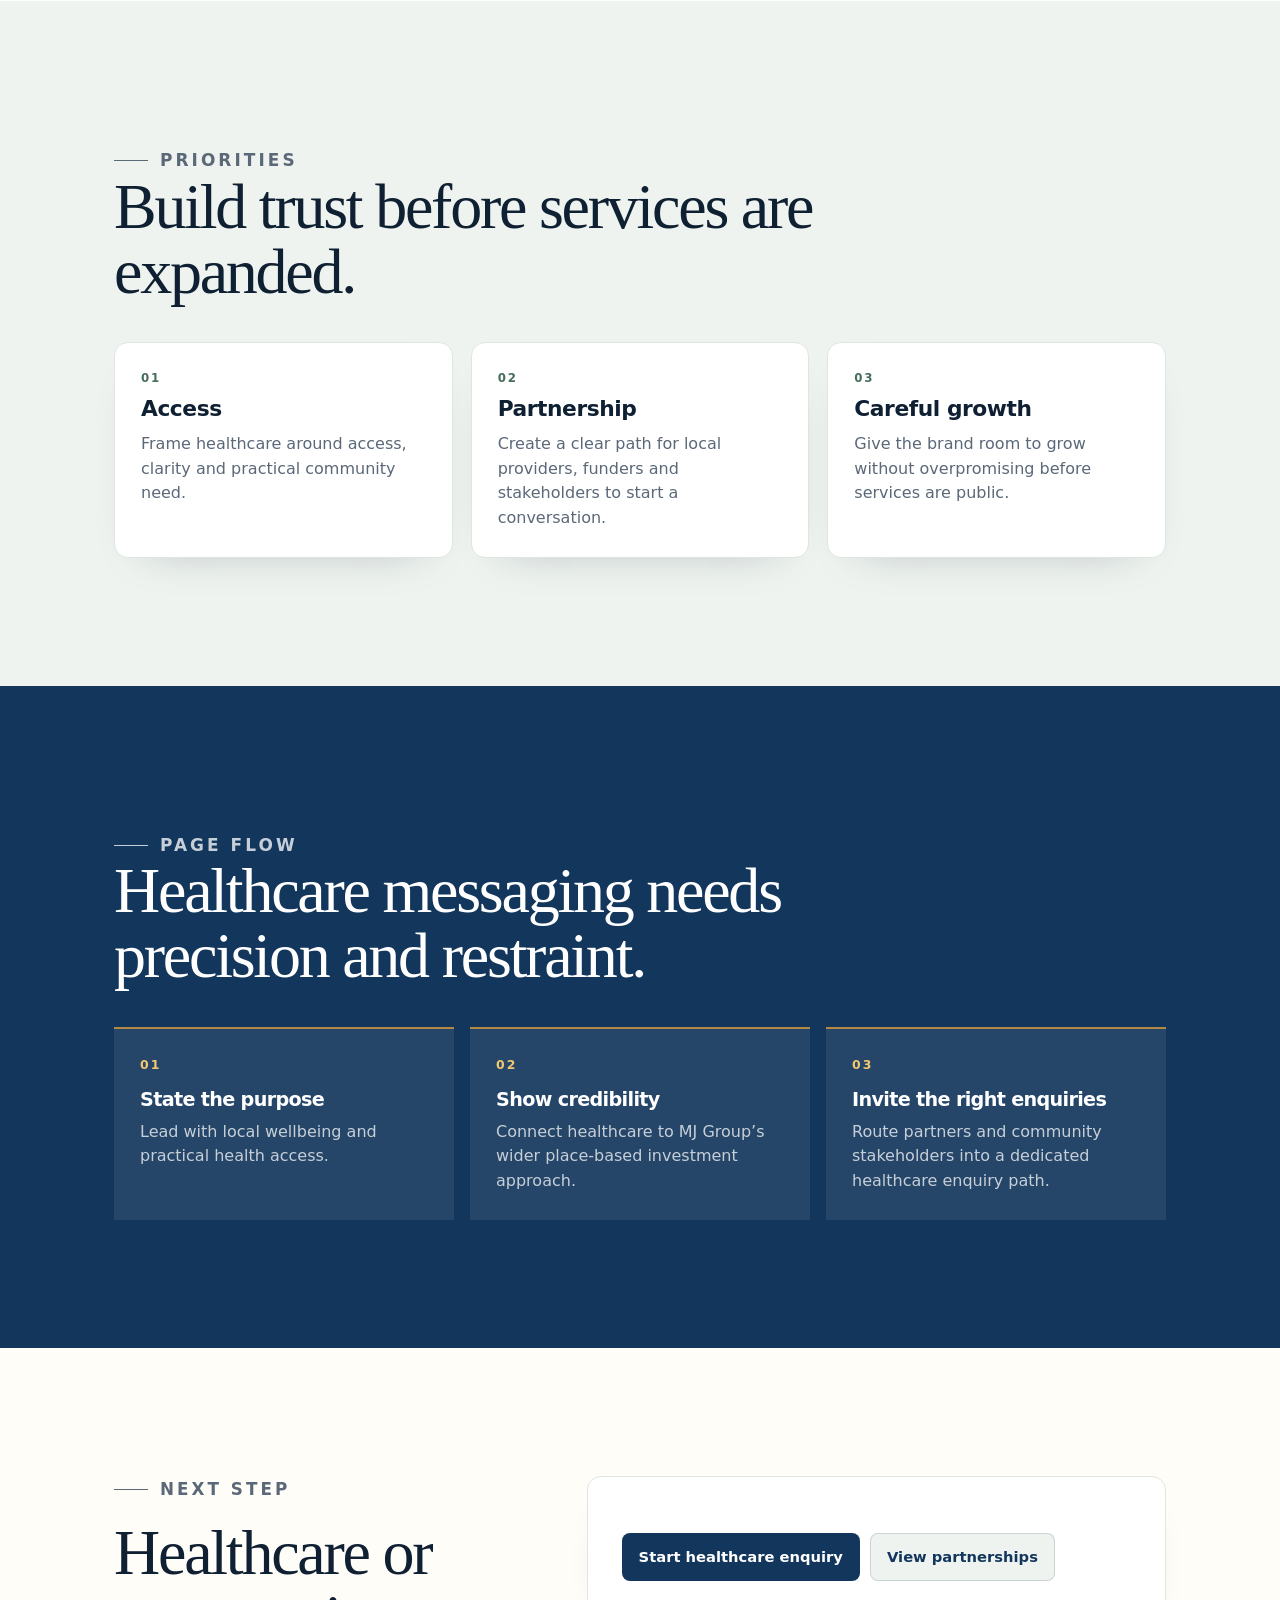
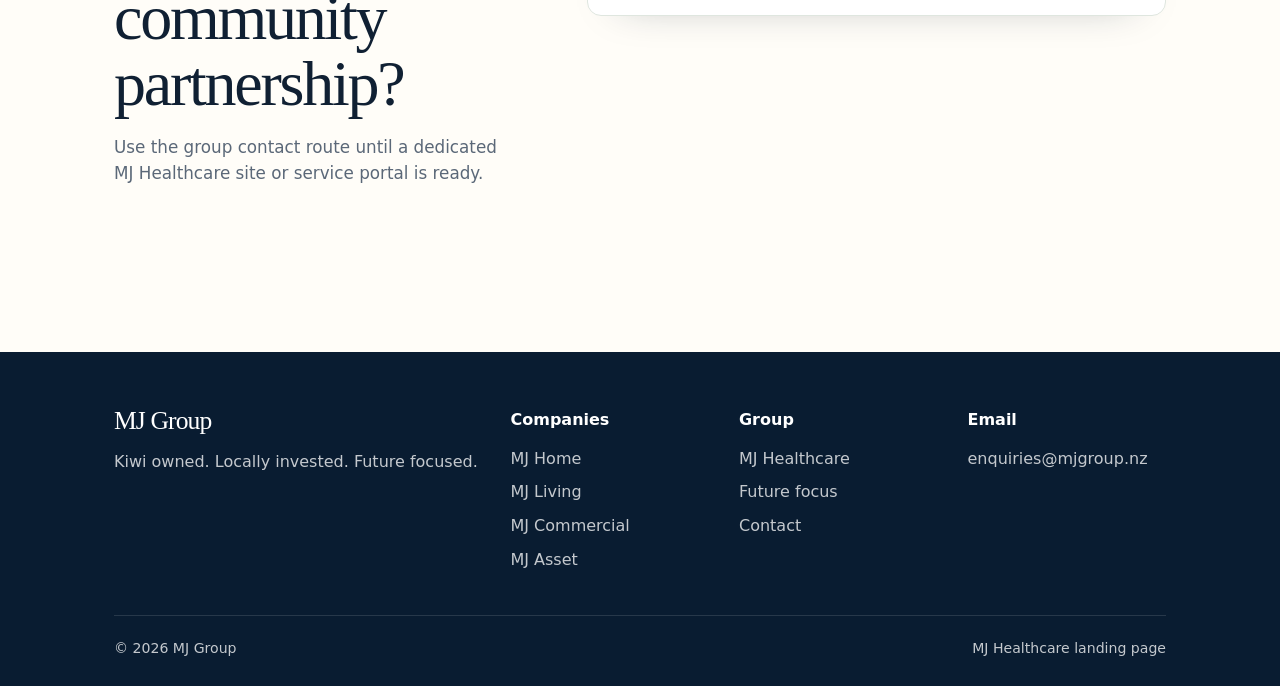
<file: mj-healthcare.html>
<!doctype html>
<html lang="en-NZ">
<head>
  <meta charset="utf-8">
  <meta name="viewport" content="width=device-width, initial-scale=1">
  <title>MJ Healthcare | Community-Focused Healthcare</title>
  <meta name="description" content="A community-focused MJ Healthcare landing page for healthcare partnerships and local wellbeing initiatives.">
  <link rel="stylesheet" href="assets/styles.css">
</head>
<body>
  <header class="site-header"><div class="nav"><a class="brand" href="index.html"><span class="brand-mark">MJ</span><span class="brand-name">MJ <span>Group</span></span></a><nav class="nav-links" aria-label="Primary navigation"><a href="index.html">Home</a><a href="mj-home.html">MJ Home</a><a href="mj-living.html">MJ Living</a><a href="mj-commercial.html">Commercial</a><a href="mj-asset.html">Asset</a><a class="active" href="mj-healthcare.html">Healthcare</a><a href="contact.html">Contact</a></nav><div class="nav-actions"><a class="btn btn-primary" href="contact.html">Start an enquiry</a><button class="nav-toggle" type="button" aria-label="Open navigation" aria-expanded="false">+</button></div></div></header>

  <main>
    <section class="hero landing-hero">
      <img class="hero-media" src="assets/images/generated-maori-healthcare-community.jpg" alt="Māori healthcare and community professionals in a welcoming clinic space">
      <div class="hero-content"><div class="wrap"><p class="eyebrow">MJ Healthcare · Community</p><h1>Healthcare investment with a local responsibility.</h1><p class="lead">A landing page for partners, communities and stakeholders to understand the role MJ Healthcare can play in practical, accessible wellbeing.</p><div class="hero-row"><a class="btn btn-primary" href="contact.html">Discuss healthcare</a><a class="btn btn-light" href="index.html#companies">Back to group</a></div></div></div>
    </section>

    <section class="section"><div class="wrap split"><div class="split-copy reveal"><p class="eyebrow">Local wellbeing</p><div class="section-head"><h2>A healthcare page should feel grounded, careful and community-led.</h2><p>The current group positioning mentions healthcare. This landing page gives that idea a dedicated place, with a tone that is calmer and more human than a generic corporate announcement.</p></div><p>The content is shaped for future clinic information, local partnerships, service updates and community-specific pages as MJ Healthcare develops.</p></div><div class="image-stack reveal"><figure><img src="assets/images/generated-maori-healthcare-community.jpg" alt="Māori healthcare and community professionals in conversation"><figcaption class="caption">Community first</figcaption></figure><figure><img src="assets/images/generated-maori-home-community.jpg" alt="Māori whānau outside a modern home"><figcaption class="caption">Accessible places</figcaption></figure></div></div></section>

    <section class="section section-alt"><div class="wrap"><div class="section-head reveal"><p class="eyebrow">Priorities</p><h2>Build trust before services are expanded.</h2></div><div class="landing-grid"><div class="panel reveal"><div class="kicker">01</div><h3>Access</h3><p>Frame healthcare around access, clarity and practical community need.</p></div><div class="panel reveal"><div class="kicker">02</div><h3>Partnership</h3><p>Create a clear path for local providers, funders and stakeholders to start a conversation.</p></div><div class="panel reveal"><div class="kicker">03</div><h3>Careful growth</h3><p>Give the brand room to grow without overpromising before services are public.</p></div></div></div></section>

    <section class="section section-dark"><div class="wrap"><div class="section-head reveal"><p class="eyebrow">Page flow</p><h2>Healthcare messaging needs precision and restraint.</h2></div><div class="step-list"><div class="step reveal"><h3>State the purpose</h3><p>Lead with local wellbeing and practical health access.</p></div><div class="step reveal"><h3>Show credibility</h3><p>Connect healthcare to MJ Group’s wider place-based investment approach.</p></div><div class="step reveal"><h3>Invite the right enquiries</h3><p>Route partners and community stakeholders into a dedicated healthcare enquiry path.</p></div></div></div></section>

    <section class="section"><div class="wrap contact-grid"><div class="contact-aside reveal"><p class="eyebrow">Next step</p><div class="section-head"><h2>Healthcare or community partnership?</h2><p>Use the group contact route until a dedicated MJ Healthcare site or service portal is ready.</p></div></div><div class="form-card reveal"><div class="card-actions"><a class="btn btn-primary" href="contact.html">Start healthcare enquiry</a><a class="btn btn-soft" href="partnerships.html">View partnerships</a></div></div></div></section>
  </main>

  <footer class="site-footer"><div class="wrap"><div class="footer-grid"><div><h3>MJ Group</h3><p>Kiwi owned. Locally invested. Future focused.</p></div><div><h4>Companies</h4><a href="mj-home.html">MJ Home</a><a href="mj-living.html">MJ Living</a><a href="mj-commercial.html">MJ Commercial</a><a href="mj-asset.html">MJ Asset</a></div><div><h4>Group</h4><a href="mj-healthcare.html">MJ Healthcare</a><a href="partnerships.html">Future focus</a><a href="contact.html">Contact</a></div><div><h4>Email</h4><a href="mailto:enquiries@mjgroup.nz">enquiries@mjgroup.nz</a></div></div><div class="footer-bottom"><span>© <span data-year></span> MJ Group</span><span>MJ Healthcare landing page</span></div></div></footer>
  <script src="assets/site.js" defer></script>
</body>
</html>
</file>
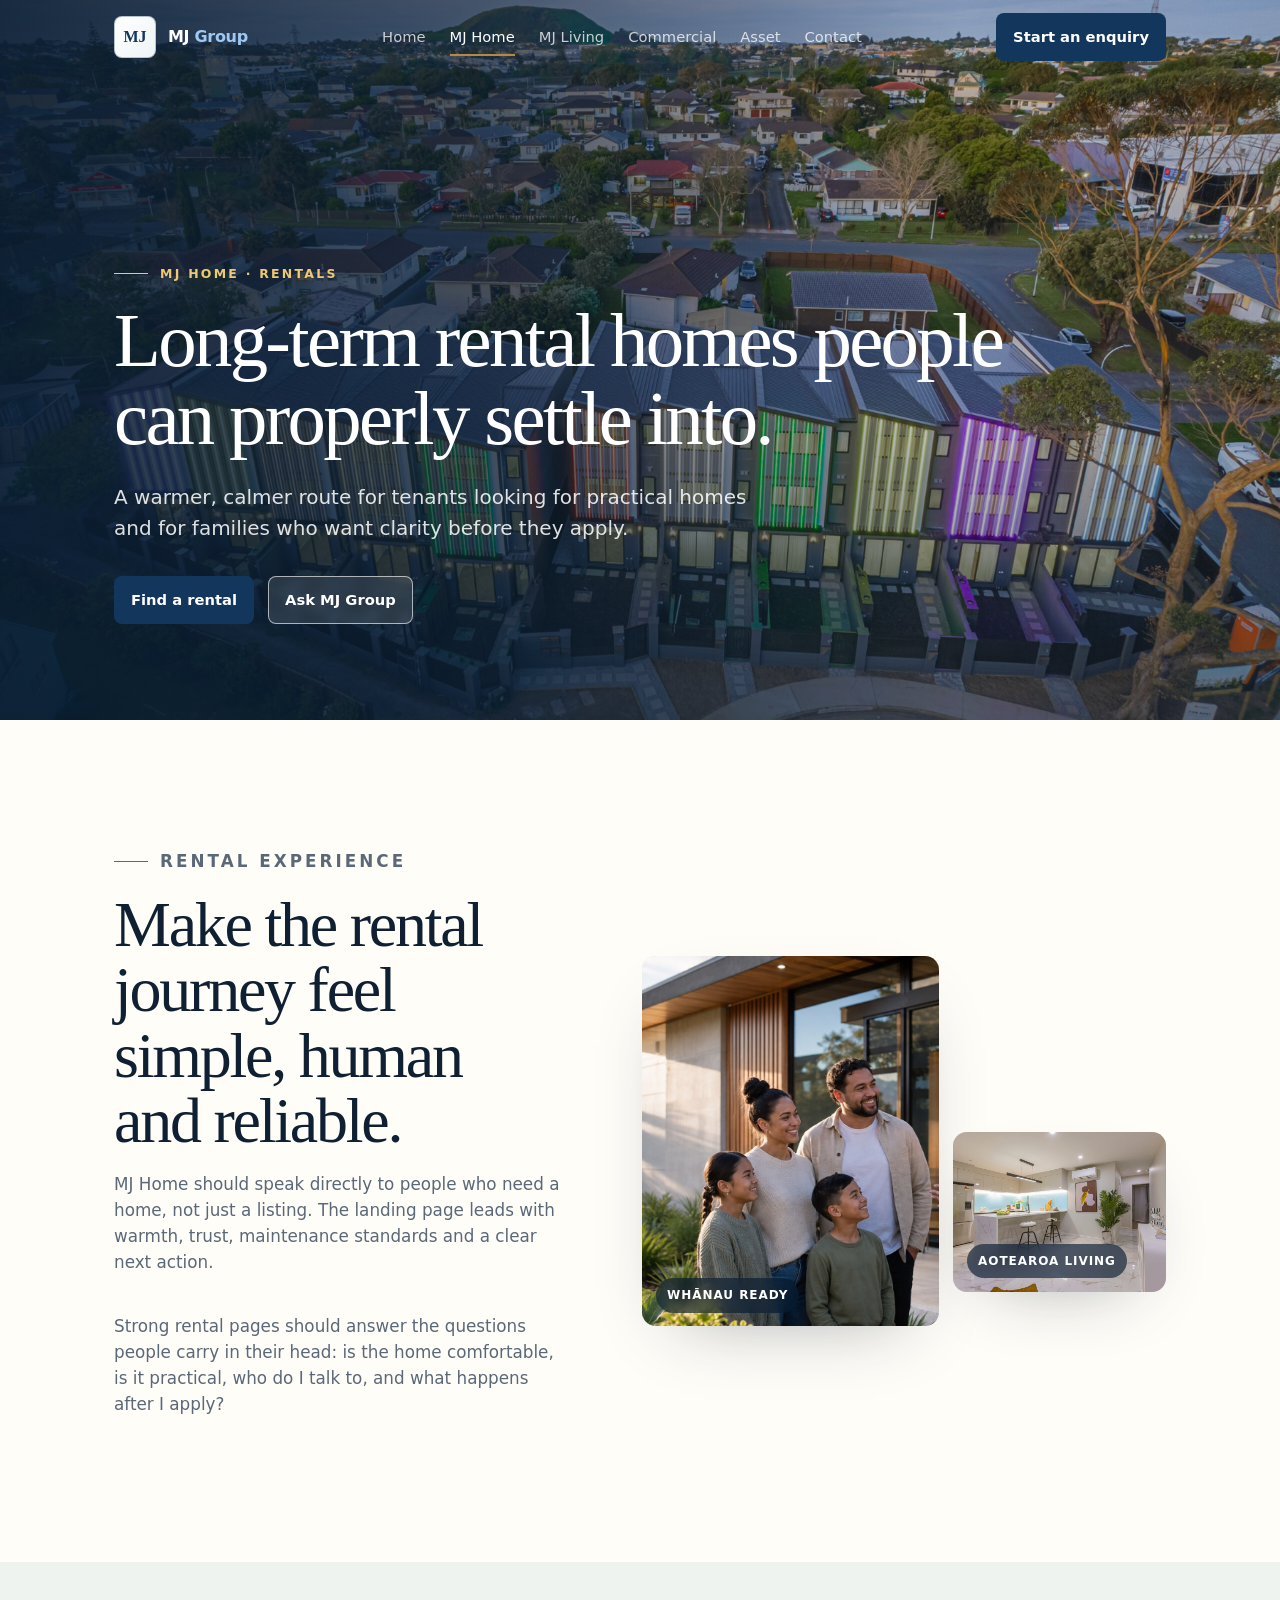
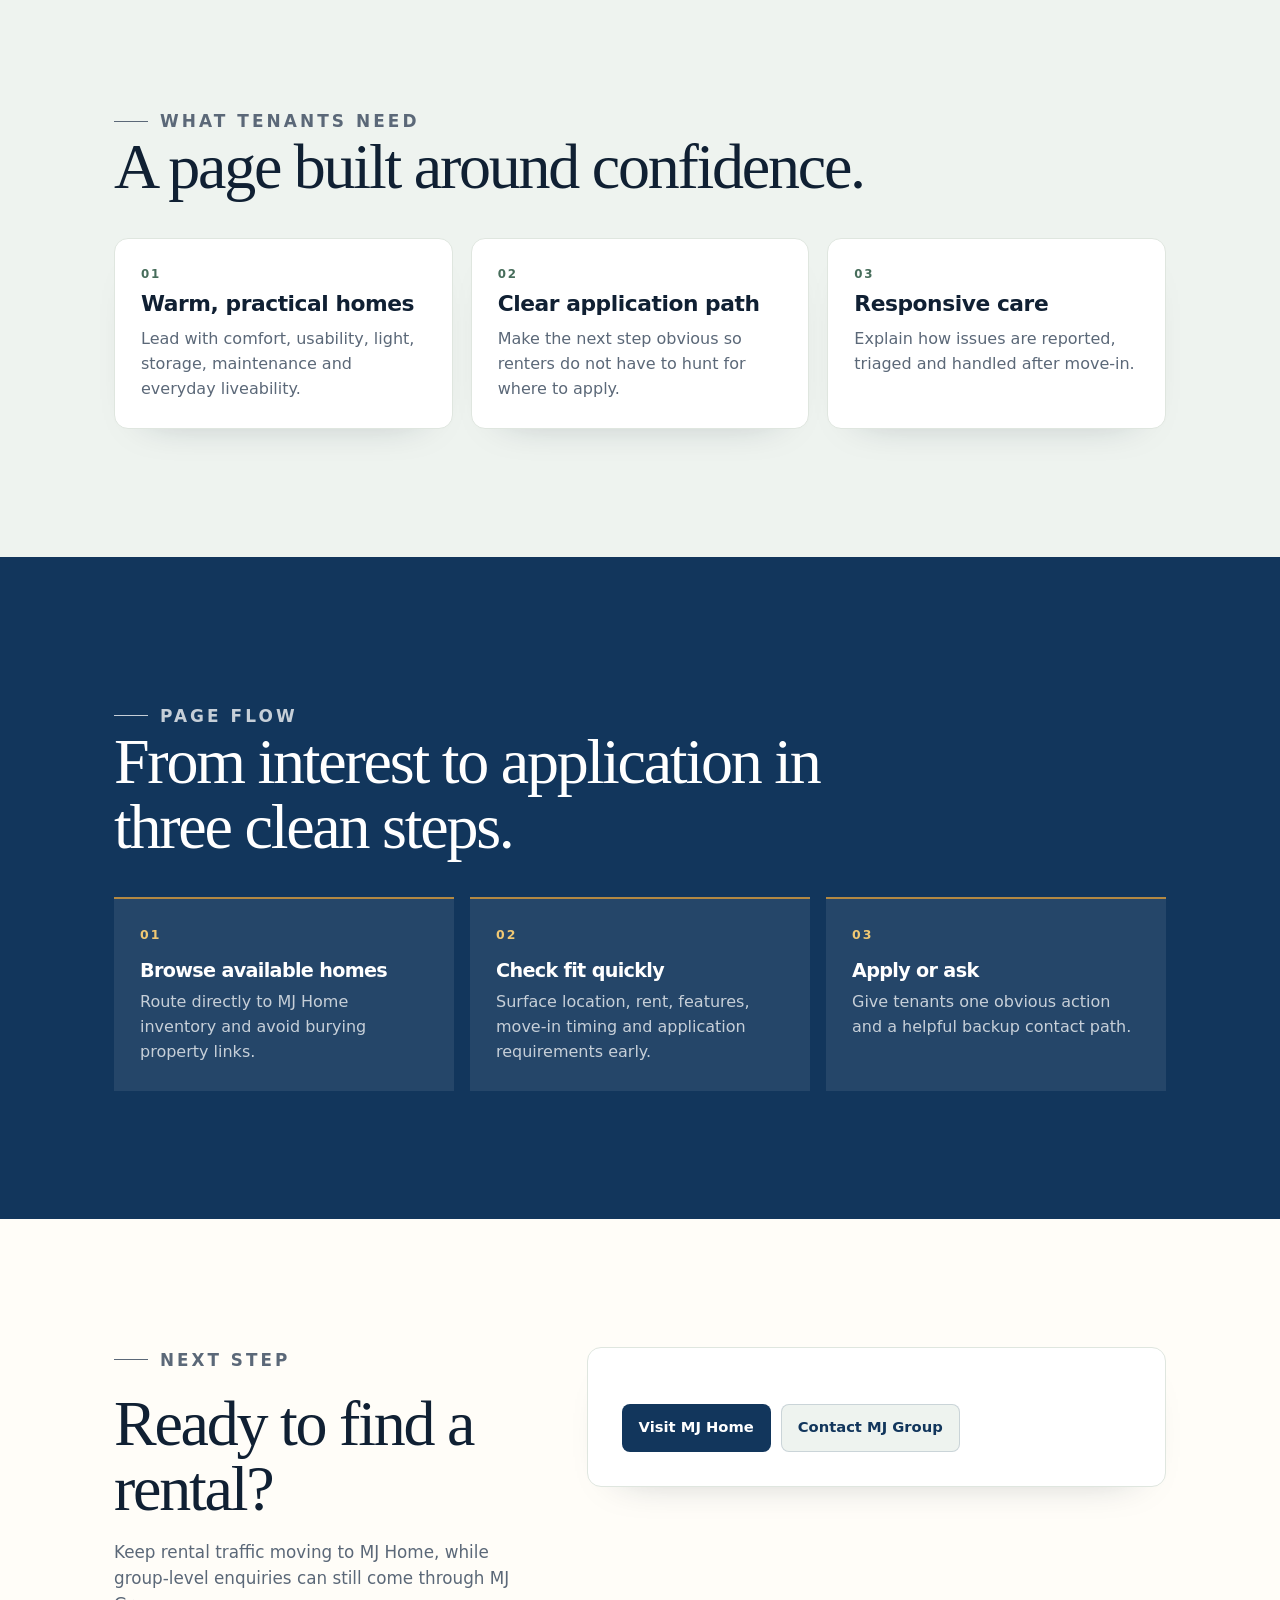
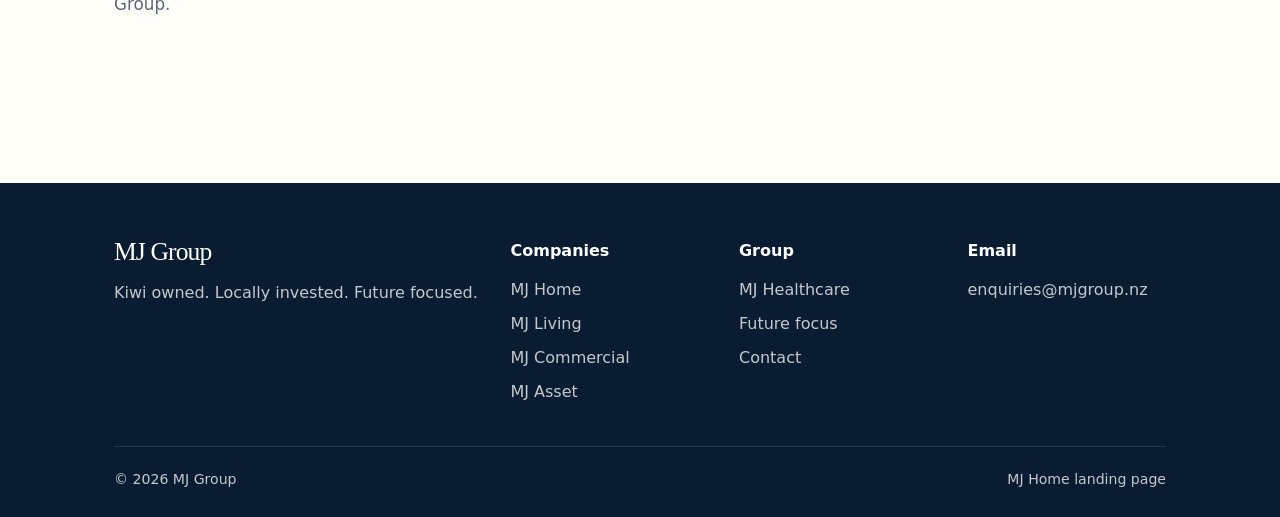
<file: mj-home.html>
<!doctype html>
<html lang="en-NZ">
<head>
  <meta charset="utf-8">
  <meta name="viewport" content="width=device-width, initial-scale=1">
  <title>MJ Home | Long-Term Rental Homes in New Zealand</title>
  <meta name="description" content="A focused landing page for MJ Home, helping renters find warm, practical long-term rental homes in New Zealand.">
  <link rel="stylesheet" href="assets/styles.css">
</head>
<body>
  <header class="site-header">
    <div class="nav">
      <a class="brand" href="index.html"><span class="brand-mark">MJ</span><span class="brand-name">MJ <span>Group</span></span></a>
      <nav class="nav-links" aria-label="Primary navigation">
        <a href="index.html">Home</a><a class="active" href="mj-home.html">MJ Home</a><a href="mj-living.html">MJ Living</a><a href="mj-commercial.html">Commercial</a><a href="mj-asset.html">Asset</a><a href="contact.html">Contact</a>
      </nav>
      <div class="nav-actions"><a class="btn btn-primary" href="contact.html">Start an enquiry</a><button class="nav-toggle" type="button" aria-label="Open navigation" aria-expanded="false">+</button></div>
    </div>
  </header>

  <main>
    <section class="hero landing-hero">
      <img class="hero-media" src="assets/images/mjhome-homepage-banner-opt.jpg" alt="Actual MJ Home residential rental property imagery">
      <div class="hero-content"><div class="wrap">
        <p class="eyebrow">MJ Home · Rentals</p>
        <h1>Long-term rental homes people can properly settle into.</h1>
        <p class="lead">A warmer, calmer route for tenants looking for practical homes and for families who want clarity before they apply.</p>
        <div class="hero-row"><a class="btn btn-primary" href="https://www.mjhome.co.nz" target="_blank" rel="noopener">Find a rental</a><a class="btn btn-light" href="contact.html">Ask MJ Group</a></div>
      </div></div>
    </section>

    <section class="section">
      <div class="wrap split">
        <div class="split-copy reveal">
          <p class="eyebrow">Rental experience</p>
          <div class="section-head"><h2>Make the rental journey feel simple, human and reliable.</h2><p>MJ Home should speak directly to people who need a home, not just a listing. The landing page leads with warmth, trust, maintenance standards and a clear next action.</p></div>
          <p>Strong rental pages should answer the questions people carry in their head: is the home comfortable, is it practical, who do I talk to, and what happens after I apply?</p>
        </div>
        <div class="image-stack reveal">
          <figure><img src="assets/images/generated-maori-home-community.jpg" alt="Māori whānau and property professional outside a modern New Zealand home"><figcaption class="caption">Whānau ready</figcaption></figure>
          <figure><img src="assets/images/mjhome-kiwi-homes-opt.jpg" alt="Actual MJ Home Kiwi homes imagery"><figcaption class="caption">Aotearoa living</figcaption></figure>
        </div>
      </div>
    </section>

    <section class="section section-alt">
      <div class="wrap">
        <div class="section-head reveal"><p class="eyebrow">What tenants need</p><h2>A page built around confidence.</h2></div>
        <div class="landing-grid">
          <div class="panel reveal"><div class="kicker">01</div><h3>Warm, practical homes</h3><p>Lead with comfort, usability, light, storage, maintenance and everyday liveability.</p></div>
          <div class="panel reveal"><div class="kicker">02</div><h3>Clear application path</h3><p>Make the next step obvious so renters do not have to hunt for where to apply.</p></div>
          <div class="panel reveal"><div class="kicker">03</div><h3>Responsive care</h3><p>Explain how issues are reported, triaged and handled after move-in.</p></div>
        </div>
      </div>
    </section>

    <section class="section section-dark">
      <div class="wrap">
        <div class="section-head reveal"><p class="eyebrow">Page flow</p><h2>From interest to application in three clean steps.</h2></div>
        <div class="step-list">
          <div class="step reveal"><h3>Browse available homes</h3><p>Route directly to MJ Home inventory and avoid burying property links.</p></div>
          <div class="step reveal"><h3>Check fit quickly</h3><p>Surface location, rent, features, move-in timing and application requirements early.</p></div>
          <div class="step reveal"><h3>Apply or ask</h3><p>Give tenants one obvious action and a helpful backup contact path.</p></div>
        </div>
      </div>
    </section>

    <section class="section">
      <div class="wrap contact-grid">
        <div class="contact-aside reveal"><p class="eyebrow">Next step</p><div class="section-head"><h2>Ready to find a rental?</h2><p>Keep rental traffic moving to MJ Home, while group-level enquiries can still come through MJ Group.</p></div></div>
        <div class="form-card reveal"><div class="card-actions"><a class="btn btn-primary" href="https://www.mjhome.co.nz" target="_blank" rel="noopener">Visit MJ Home</a><a class="btn btn-soft" href="contact.html">Contact MJ Group</a></div></div>
      </div>
    </section>
  </main>

  <footer class="site-footer"><div class="wrap"><div class="footer-grid"><div><h3>MJ Group</h3><p>Kiwi owned. Locally invested. Future focused.</p></div><div><h4>Companies</h4><a href="mj-home.html">MJ Home</a><a href="mj-living.html">MJ Living</a><a href="mj-commercial.html">MJ Commercial</a><a href="mj-asset.html">MJ Asset</a></div><div><h4>Group</h4><a href="mj-healthcare.html">MJ Healthcare</a><a href="partnerships.html">Future focus</a><a href="contact.html">Contact</a></div><div><h4>Email</h4><a href="mailto:enquiries@mjgroup.nz">enquiries@mjgroup.nz</a></div></div><div class="footer-bottom"><span>© <span data-year></span> MJ Group</span><span>MJ Home landing page</span></div></div></footer>
  <script src="assets/site.js" defer></script>
</body>
</html>
</file>
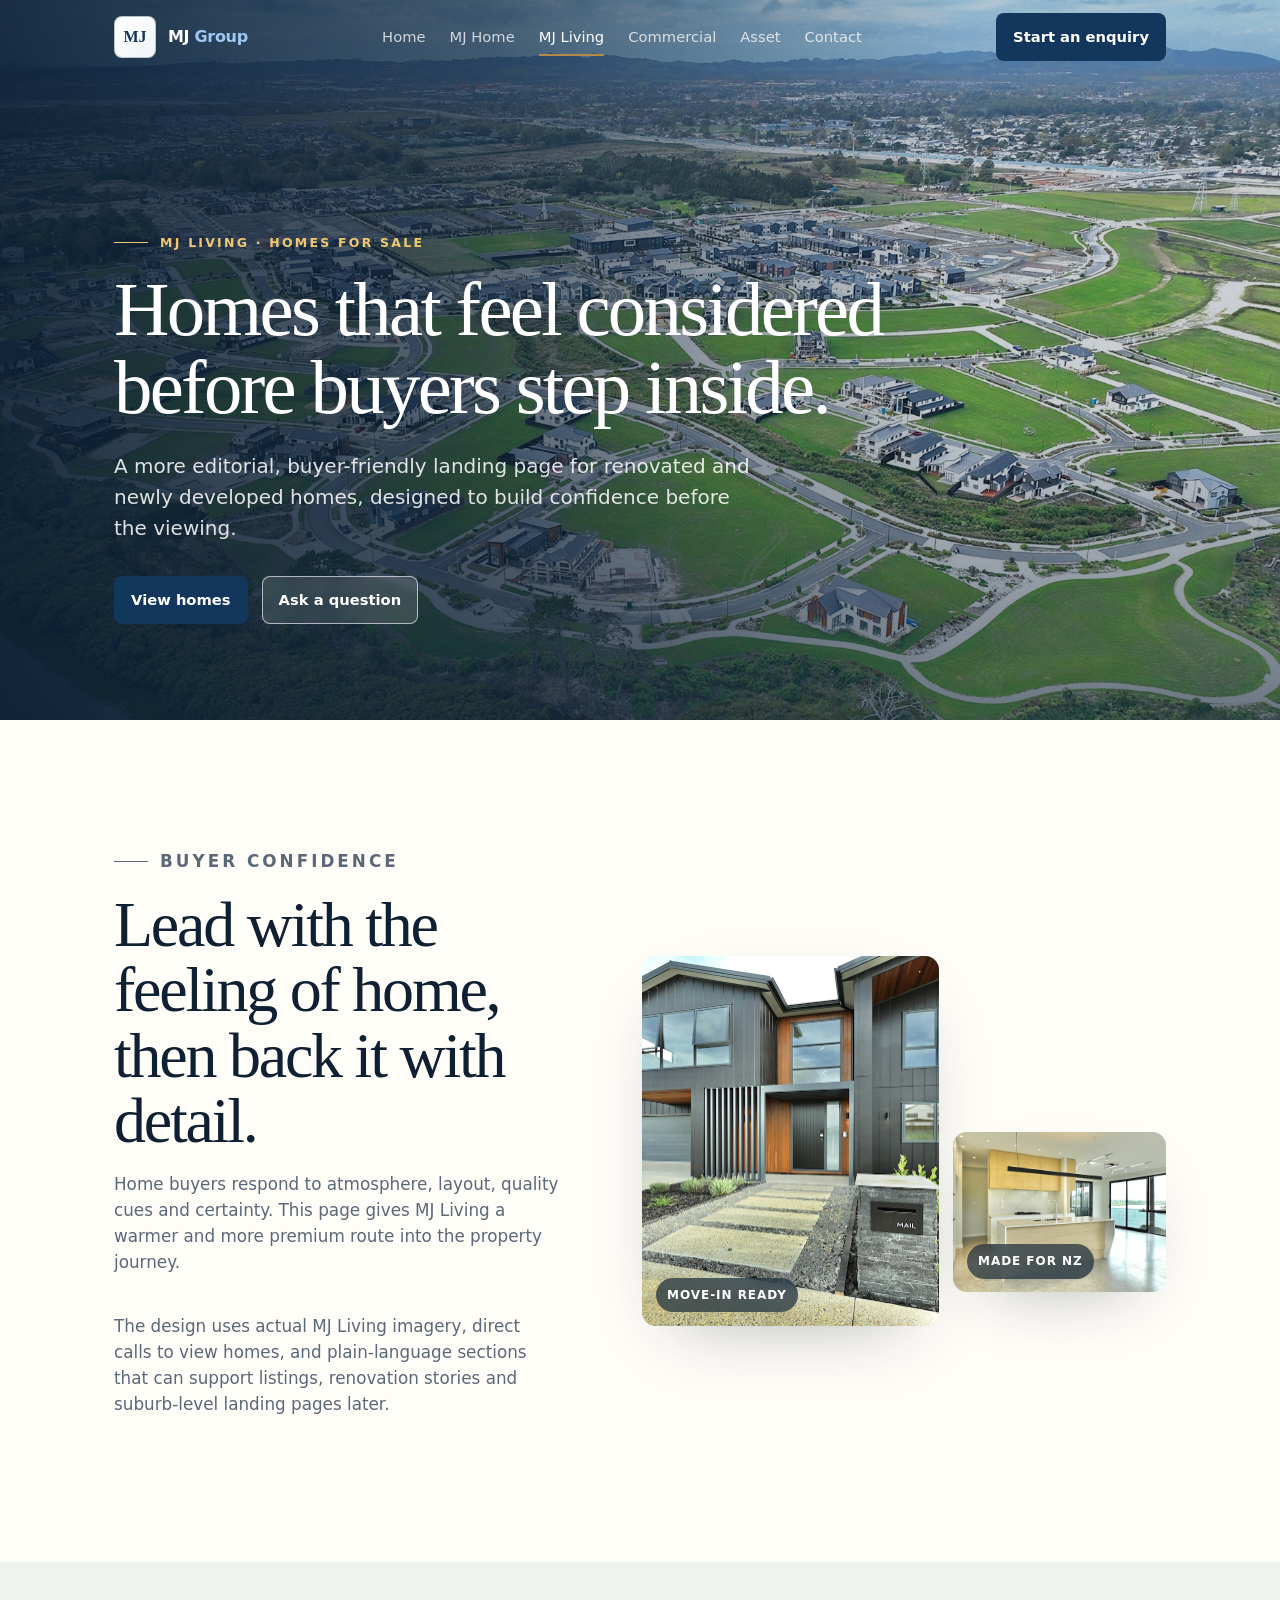
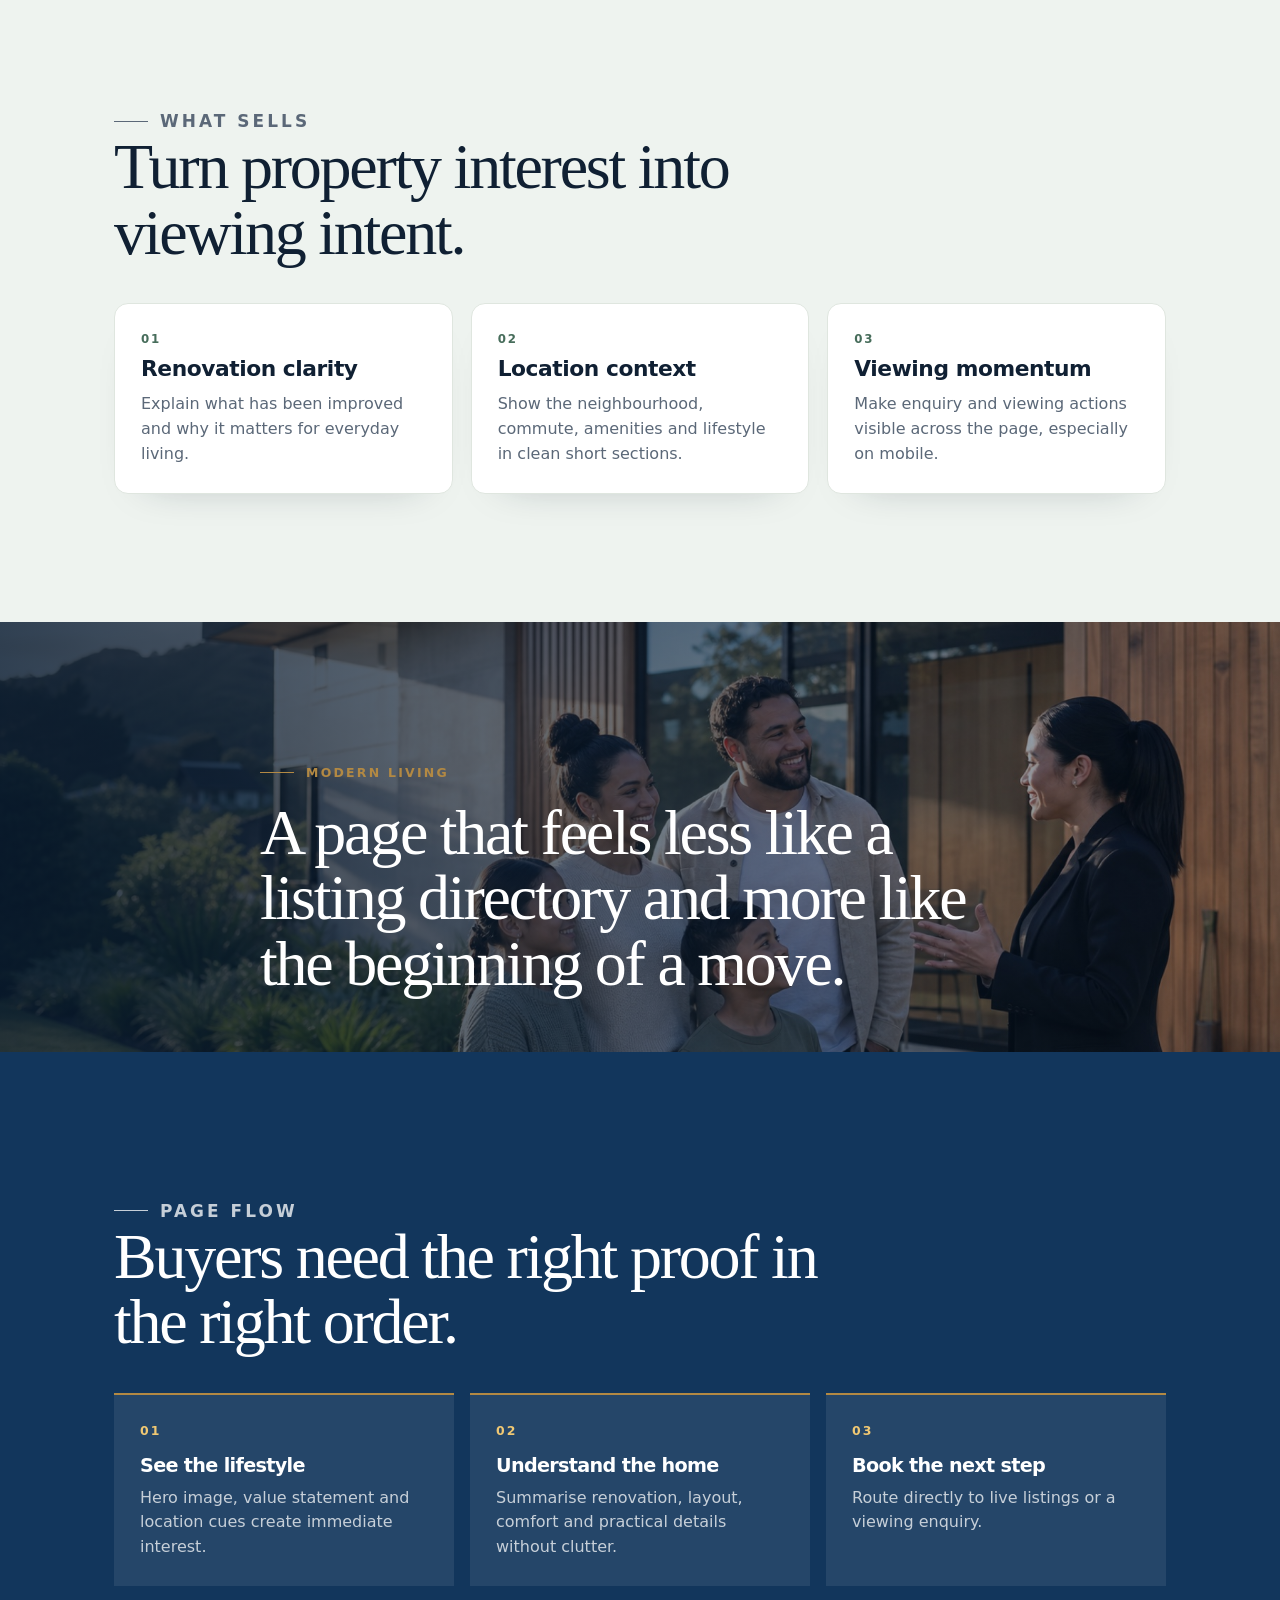
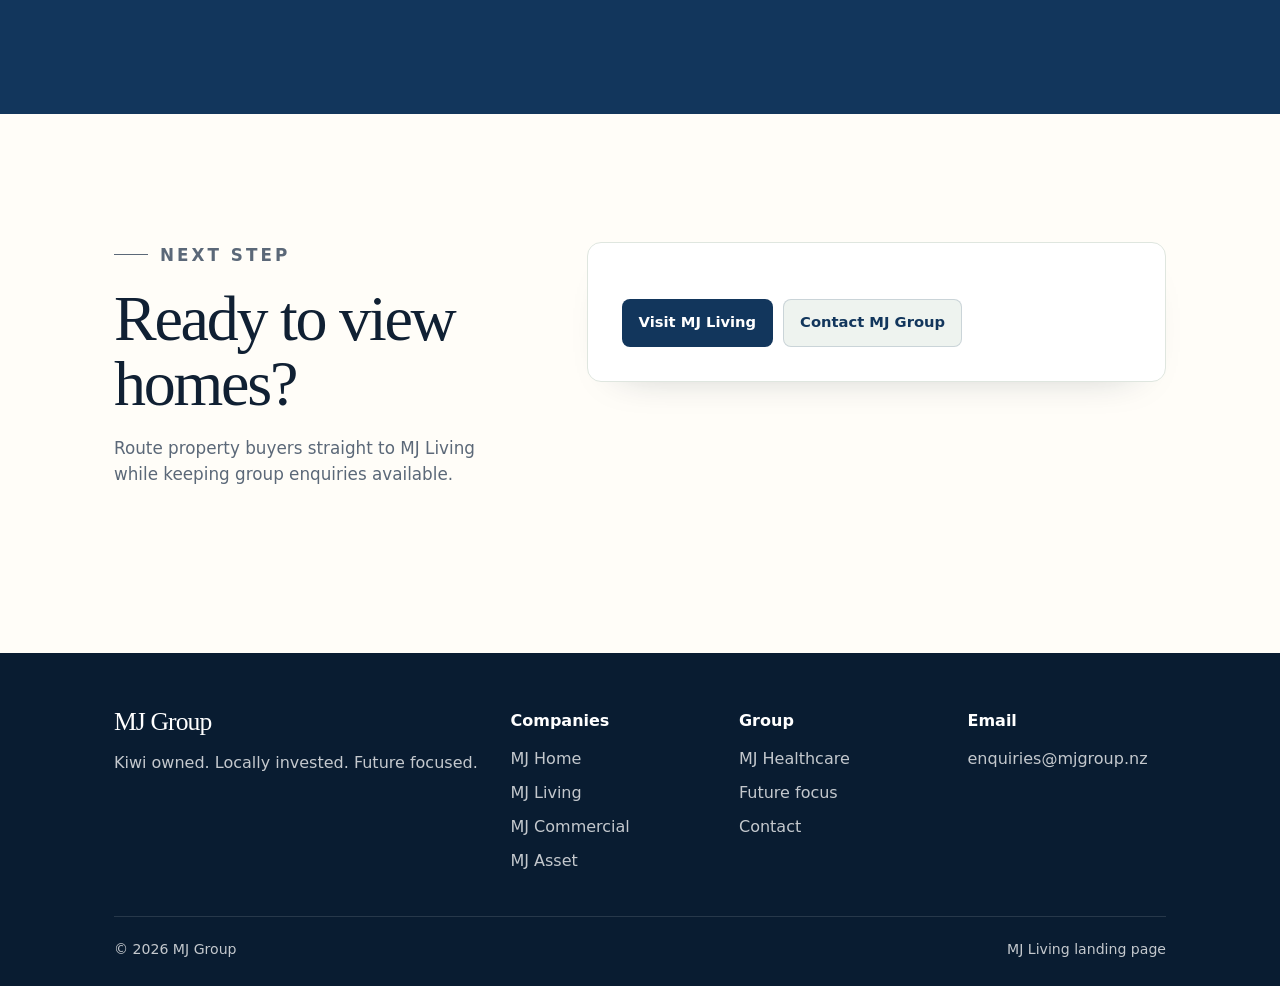
<file: mj-living.html>
<!doctype html>
<html lang="en-NZ">
<head>
  <meta charset="utf-8">
  <meta name="viewport" content="width=device-width, initial-scale=1">
  <title>MJ Living | Renovated and New Homes for Sale</title>
  <meta name="description" content="A premium MJ Living landing page for buyers looking for renovated and newly developed homes in New Zealand.">
  <link rel="stylesheet" href="assets/styles.css">
</head>
<body>
  <header class="site-header"><div class="nav"><a class="brand" href="index.html"><span class="brand-mark">MJ</span><span class="brand-name">MJ <span>Group</span></span></a><nav class="nav-links" aria-label="Primary navigation"><a href="index.html">Home</a><a href="mj-home.html">MJ Home</a><a class="active" href="mj-living.html">MJ Living</a><a href="mj-commercial.html">Commercial</a><a href="mj-asset.html">Asset</a><a href="contact.html">Contact</a></nav><div class="nav-actions"><a class="btn btn-primary" href="contact.html">Start an enquiry</a><button class="nav-toggle" type="button" aria-label="Open navigation" aria-expanded="false">+</button></div></div></header>

  <main>
    <section class="hero landing-hero">
      <img class="hero-media" src="assets/images/mjliving-banner-opt.jpg" alt="Actual MJ Living home imagery">
      <div class="hero-content"><div class="wrap"><p class="eyebrow">MJ Living · Homes for sale</p><h1>Homes that feel considered before buyers step inside.</h1><p class="lead">A more editorial, buyer-friendly landing page for renovated and newly developed homes, designed to build confidence before the viewing.</p><div class="hero-row"><a class="btn btn-primary" href="https://www.mjliving.co.nz" target="_blank" rel="noopener">View homes</a><a class="btn btn-light" href="contact.html">Ask a question</a></div></div></div>
    </section>

    <section class="section"><div class="wrap split"><div class="split-copy reveal"><p class="eyebrow">Buyer confidence</p><div class="section-head"><h2>Lead with the feeling of home, then back it with detail.</h2><p>Home buyers respond to atmosphere, layout, quality cues and certainty. This page gives MJ Living a warmer and more premium route into the property journey.</p></div><p>The design uses actual MJ Living imagery, direct calls to view homes, and plain-language sections that can support listings, renovation stories and suburb-level landing pages later.</p></div><div class="image-stack reveal"><figure><img src="assets/images/mjliving-banner2.jpg" alt="Actual MJ Living home detail imagery"><figcaption class="caption">Move-in ready</figcaption></figure><figure><img src="assets/images/mjliving-homepage-1.jpg" alt="Actual MJ Living homepage imagery"><figcaption class="caption">Made for NZ</figcaption></figure></div></div></section>

    <section class="section section-alt"><div class="wrap"><div class="section-head reveal"><p class="eyebrow">What sells</p><h2>Turn property interest into viewing intent.</h2></div><div class="landing-grid"><div class="panel reveal"><div class="kicker">01</div><h3>Renovation clarity</h3><p>Explain what has been improved and why it matters for everyday living.</p></div><div class="panel reveal"><div class="kicker">02</div><h3>Location context</h3><p>Show the neighbourhood, commute, amenities and lifestyle in clean short sections.</p></div><div class="panel reveal"><div class="kicker">03</div><h3>Viewing momentum</h3><p>Make enquiry and viewing actions visible across the page, especially on mobile.</p></div></div></div></section>

    <section class="landing-band"><img src="assets/images/generated-maori-home-community.jpg" alt="Māori whānau outside a modern New Zealand home"><div class="wrap reveal"><p class="eyebrow">Modern living</p><h2>A page that feels less like a listing directory and more like the beginning of a move.</h2></div></section>

    <section class="section section-dark"><div class="wrap"><div class="section-head reveal"><p class="eyebrow">Page flow</p><h2>Buyers need the right proof in the right order.</h2></div><div class="step-list"><div class="step reveal"><h3>See the lifestyle</h3><p>Hero image, value statement and location cues create immediate interest.</p></div><div class="step reveal"><h3>Understand the home</h3><p>Summarise renovation, layout, comfort and practical details without clutter.</p></div><div class="step reveal"><h3>Book the next step</h3><p>Route directly to live listings or a viewing enquiry.</p></div></div></div></section>

    <section class="section"><div class="wrap contact-grid"><div class="contact-aside reveal"><p class="eyebrow">Next step</p><div class="section-head"><h2>Ready to view homes?</h2><p>Route property buyers straight to MJ Living while keeping group enquiries available.</p></div></div><div class="form-card reveal"><div class="card-actions"><a class="btn btn-primary" href="https://www.mjliving.co.nz" target="_blank" rel="noopener">Visit MJ Living</a><a class="btn btn-soft" href="contact.html">Contact MJ Group</a></div></div></div></section>
  </main>

  <footer class="site-footer"><div class="wrap"><div class="footer-grid"><div><h3>MJ Group</h3><p>Kiwi owned. Locally invested. Future focused.</p></div><div><h4>Companies</h4><a href="mj-home.html">MJ Home</a><a href="mj-living.html">MJ Living</a><a href="mj-commercial.html">MJ Commercial</a><a href="mj-asset.html">MJ Asset</a></div><div><h4>Group</h4><a href="mj-healthcare.html">MJ Healthcare</a><a href="partnerships.html">Future focus</a><a href="contact.html">Contact</a></div><div><h4>Email</h4><a href="mailto:enquiries@mjgroup.nz">enquiries@mjgroup.nz</a></div></div><div class="footer-bottom"><span>© <span data-year></span> MJ Group</span><span>MJ Living landing page</span></div></div></footer>
  <script src="assets/site.js" defer></script>
</body>
</html>
</file>
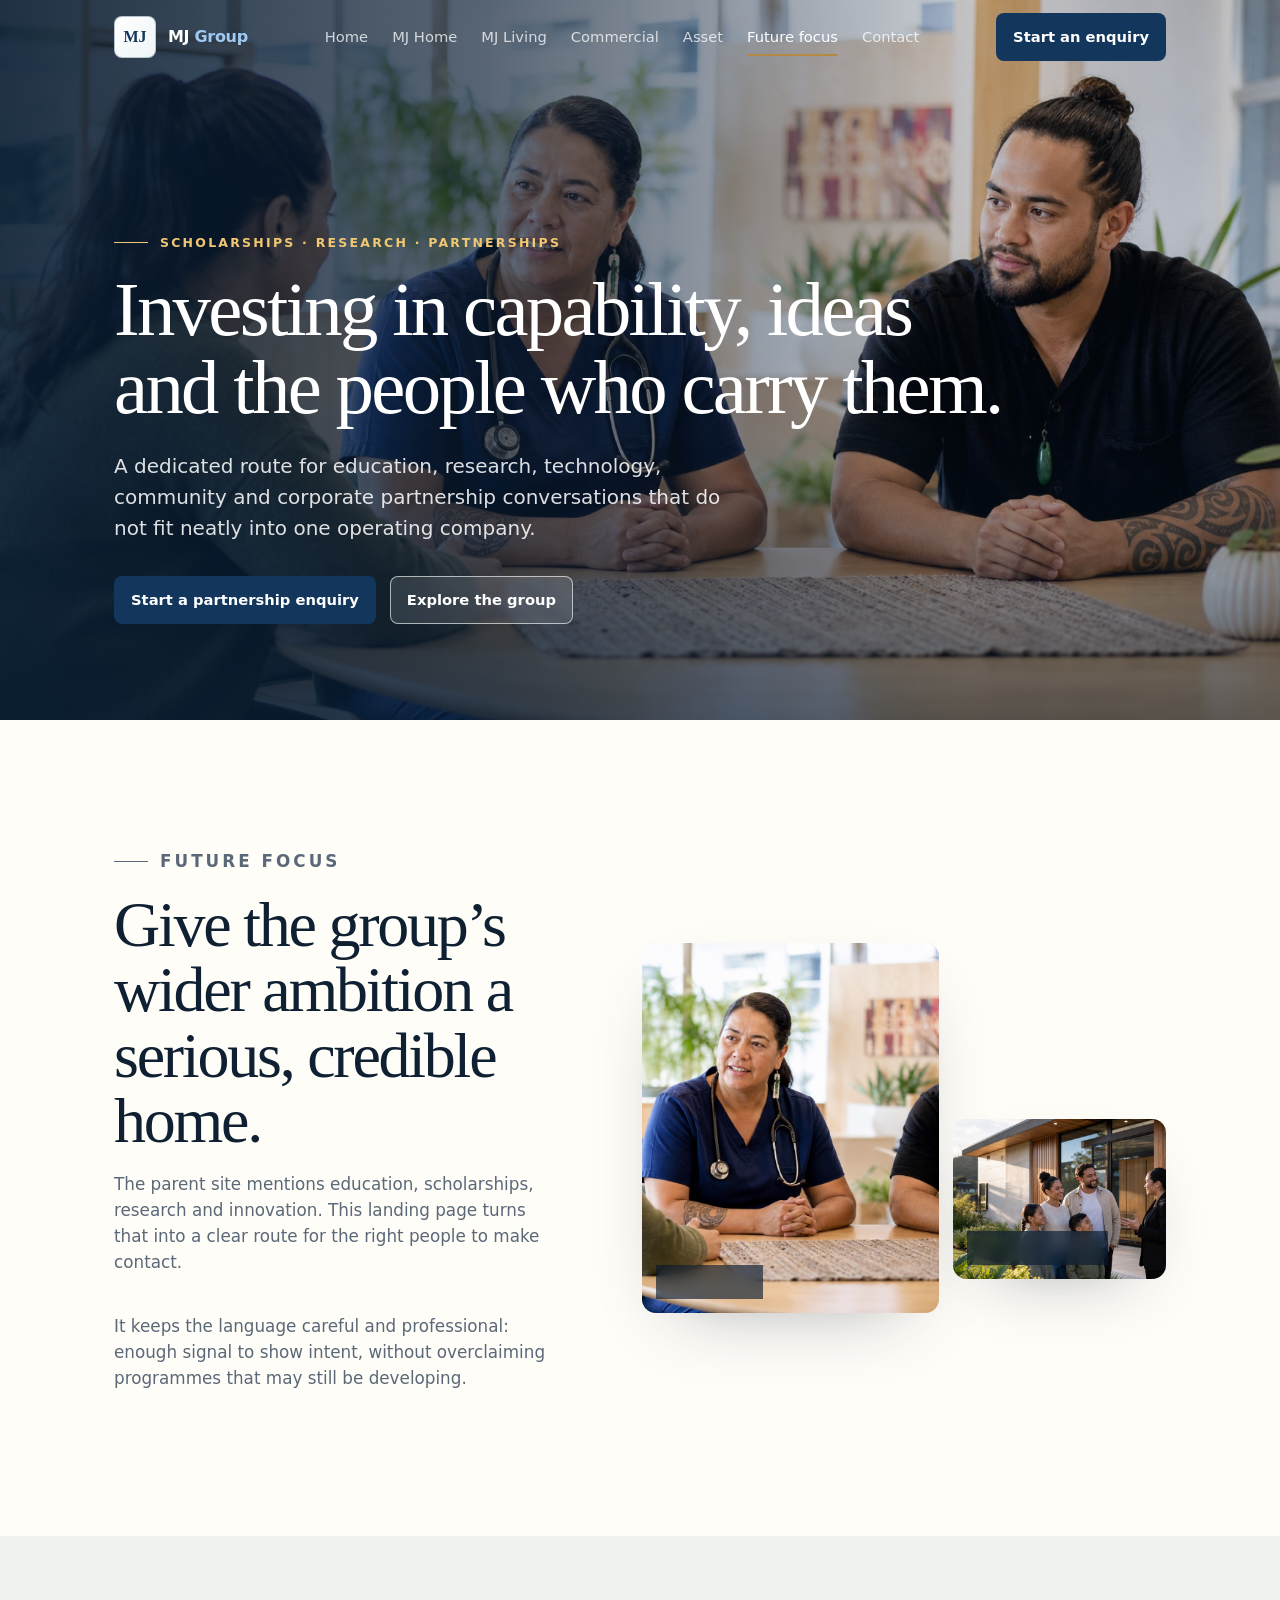
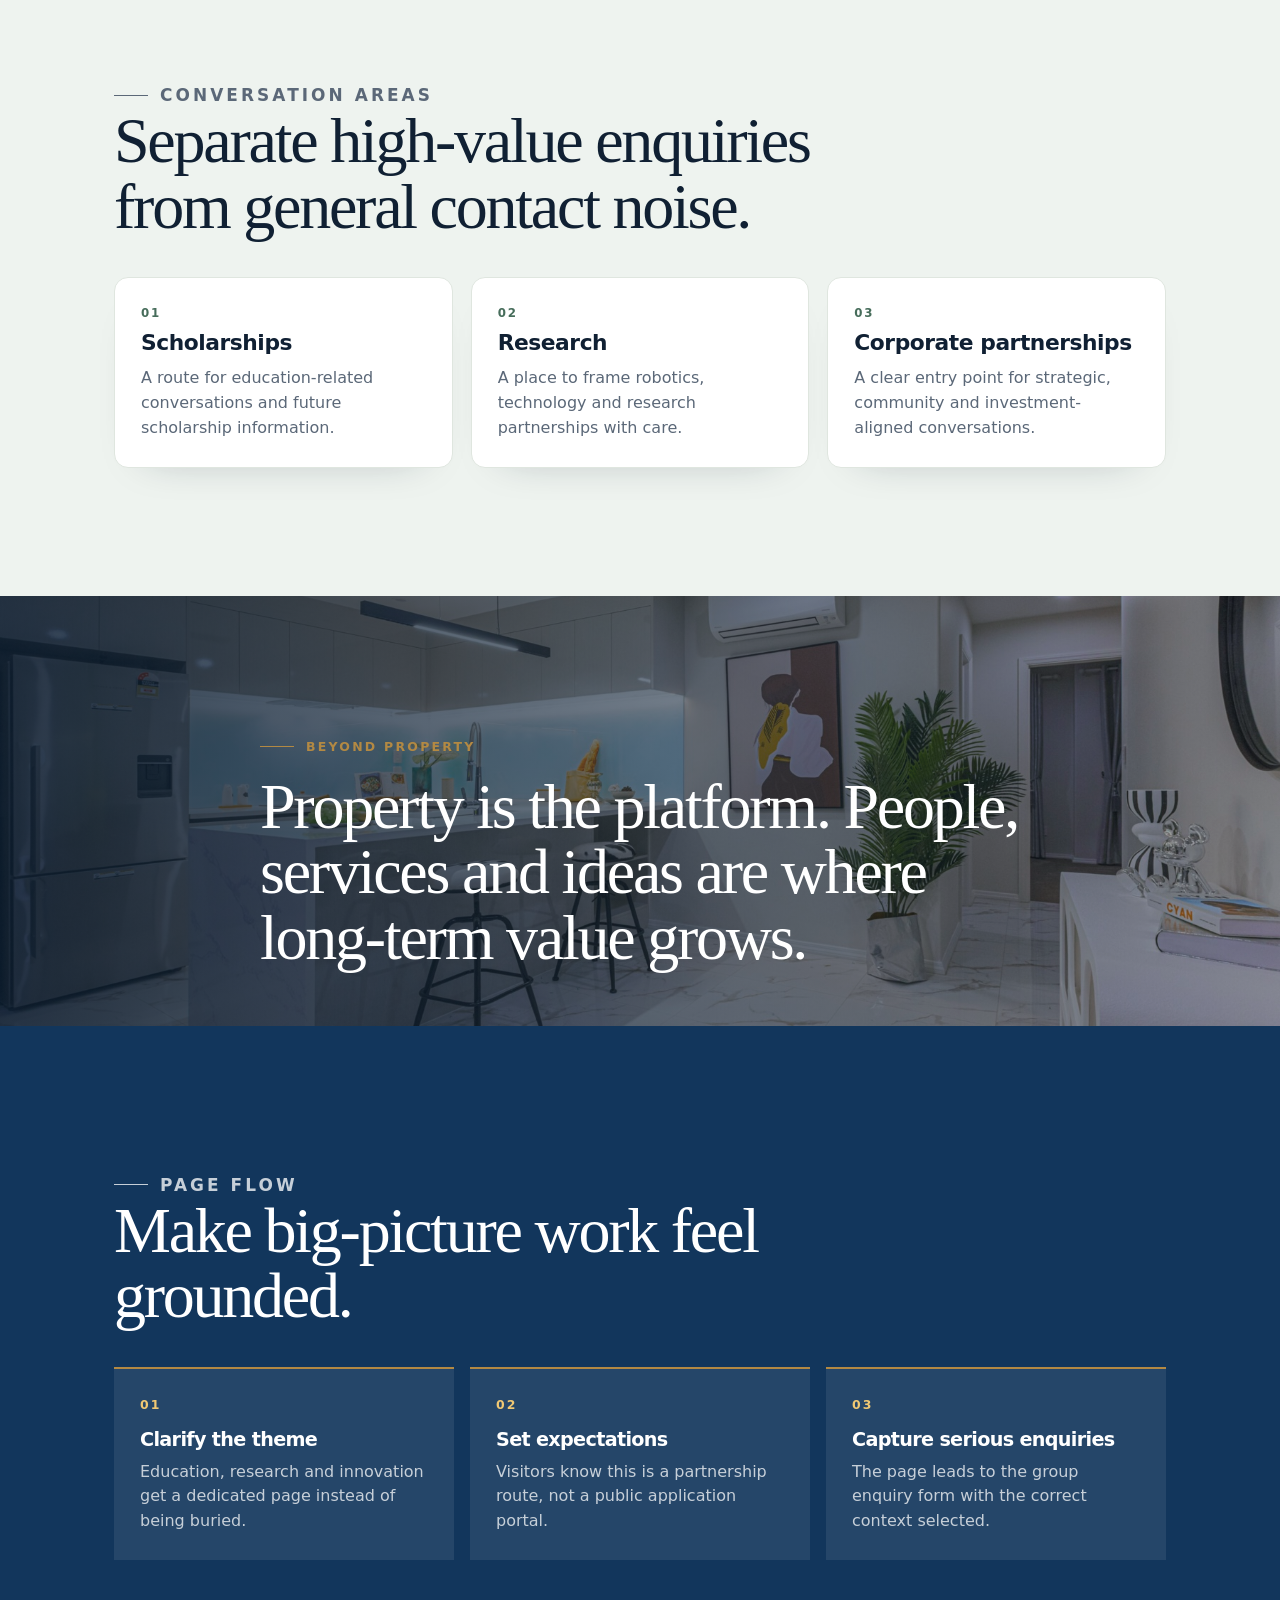
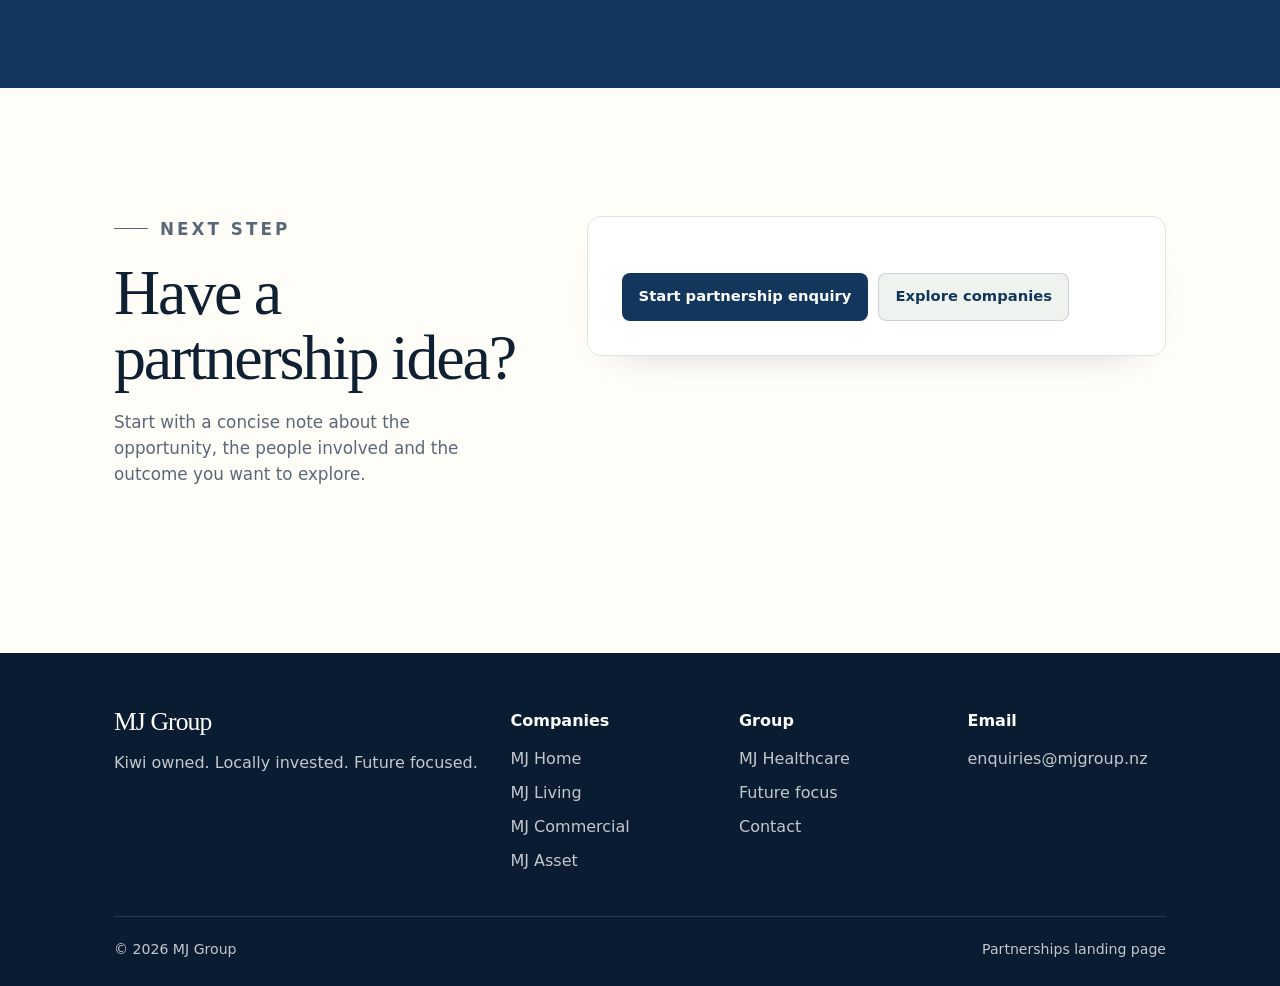
<file: partnerships.html>
<!doctype html>
<html lang="en-NZ">
<head>
  <meta charset="utf-8">
  <meta name="viewport" content="width=device-width, initial-scale=1">
  <title>MJ Group | Partnerships, Scholarships and Future Focus</title>
  <meta name="description" content="A focused MJ Group landing page for scholarships, research, partnerships and future-focused innovation.">
  <link rel="stylesheet" href="assets/styles.css">
</head>
<body>
  <header class="site-header"><div class="nav"><a class="brand" href="index.html"><span class="brand-mark">MJ</span><span class="brand-name">MJ <span>Group</span></span></a><nav class="nav-links" aria-label="Primary navigation"><a href="index.html">Home</a><a href="mj-home.html">MJ Home</a><a href="mj-living.html">MJ Living</a><a href="mj-commercial.html">Commercial</a><a href="mj-asset.html">Asset</a><a class="active" href="partnerships.html">Future focus</a><a href="contact.html">Contact</a></nav><div class="nav-actions"><a class="btn btn-primary" href="contact.html">Start an enquiry</a><button class="nav-toggle" type="button" aria-label="Open navigation" aria-expanded="false">+</button></div></div></header>

  <main>
    <section class="hero landing-hero">
      <img class="hero-media" src="assets/images/generated-maori-healthcare-community.jpg" alt="Māori professionals in a collaborative community setting">
      <div class="hero-content"><div class="wrap"><p class="eyebrow">Scholarships · Research · Partnerships</p><h1>Investing in capability, ideas and the people who carry them.</h1><p class="lead">A dedicated route for education, research, technology, community and corporate partnership conversations that do not fit neatly into one operating company.</p><div class="hero-row"><a class="btn btn-primary" href="contact.html">Start a partnership enquiry</a><a class="btn btn-light" href="index.html">Explore the group</a></div></div></div>
    </section>

    <section class="section"><div class="wrap split"><div class="split-copy reveal"><p class="eyebrow">Future focus</p><div class="section-head"><h2>Give the group’s wider ambition a serious, credible home.</h2><p>The parent site mentions education, scholarships, research and innovation. This landing page turns that into a clear route for the right people to make contact.</p></div><p>It keeps the language careful and professional: enough signal to show intent, without overclaiming programmes that may still be developing.</p></div><div class="image-stack reveal"><figure><img src="assets/images/generated-maori-healthcare-community.jpg" alt="Māori professionals collaborating in a community health setting"><figcaption class="caption">NZ future</figcaption></figure><figure><img src="assets/images/generated-maori-home-community.jpg" alt="Māori whānau and property professional outside a modern home"><figcaption class="caption">Useful impact</figcaption></figure></div></div></section>

    <section class="section section-alt"><div class="wrap"><div class="section-head reveal"><p class="eyebrow">Conversation areas</p><h2>Separate high-value enquiries from general contact noise.</h2></div><div class="landing-grid"><div class="panel reveal"><div class="kicker">01</div><h3>Scholarships</h3><p>A route for education-related conversations and future scholarship information.</p></div><div class="panel reveal"><div class="kicker">02</div><h3>Research</h3><p>A place to frame robotics, technology and research partnerships with care.</p></div><div class="panel reveal"><div class="kicker">03</div><h3>Corporate partnerships</h3><p>A clear entry point for strategic, community and investment-aligned conversations.</p></div></div></div></section>

    <section class="landing-band"><img src="assets/images/mjhome-kiwi-homes-opt.jpg" alt="Actual MJ Home Kiwi homes imagery"><div class="wrap reveal"><p class="eyebrow">Beyond property</p><h2>Property is the platform. People, services and ideas are where long-term value grows.</h2></div></section>

    <section class="section section-dark"><div class="wrap"><div class="section-head reveal"><p class="eyebrow">Page flow</p><h2>Make big-picture work feel grounded.</h2></div><div class="step-list"><div class="step reveal"><h3>Clarify the theme</h3><p>Education, research and innovation get a dedicated page instead of being buried.</p></div><div class="step reveal"><h3>Set expectations</h3><p>Visitors know this is a partnership route, not a public application portal.</p></div><div class="step reveal"><h3>Capture serious enquiries</h3><p>The page leads to the group enquiry form with the correct context selected.</p></div></div></div></section>

    <section class="section"><div class="wrap contact-grid"><div class="contact-aside reveal"><p class="eyebrow">Next step</p><div class="section-head"><h2>Have a partnership idea?</h2><p>Start with a concise note about the opportunity, the people involved and the outcome you want to explore.</p></div></div><div class="form-card reveal"><div class="card-actions"><a class="btn btn-primary" href="contact.html">Start partnership enquiry</a><a class="btn btn-soft" href="index.html#companies">Explore companies</a></div></div></div></section>
  </main>

  <footer class="site-footer"><div class="wrap"><div class="footer-grid"><div><h3>MJ Group</h3><p>Kiwi owned. Locally invested. Future focused.</p></div><div><h4>Companies</h4><a href="mj-home.html">MJ Home</a><a href="mj-living.html">MJ Living</a><a href="mj-commercial.html">MJ Commercial</a><a href="mj-asset.html">MJ Asset</a></div><div><h4>Group</h4><a href="mj-healthcare.html">MJ Healthcare</a><a href="partnerships.html">Future focus</a><a href="contact.html">Contact</a></div><div><h4>Email</h4><a href="mailto:enquiries@mjgroup.nz">enquiries@mjgroup.nz</a></div></div><div class="footer-bottom"><span>© <span data-year></span> MJ Group</span><span>Partnerships landing page</span></div></div></footer>
  <script src="assets/site.js" defer></script>
</body>
</html>
</file>
<file: assets/styles.css>
:root {
  --ink: #102033;
  --muted: #5b6878;
  --paper: #fffdf8;
  --surface: #ffffff;
  --soft: #eef3ef;
  --line: #dfe6df;
  --navy: #12365c;
  --blue: #1e6eb8;
  --green: #476d5b;
  --gold: #b38943;
  --clay: #b95f46;
  --shadow: 0 26px 70px -38px rgba(16, 32, 51, .42);
  --max: 1180px;
  --gutter: clamp(20px, 5vw, 64px);
  --sans: Inter, ui-sans-serif, system-ui, -apple-system, BlinkMacSystemFont, "Segoe UI", sans-serif;
  --serif: Georgia, "Times New Roman", serif;
}

* {
  box-sizing: border-box;
}

html {
  scroll-behavior: smooth;
}

body {
  margin: 0;
  font-family: var(--sans);
  color: var(--ink);
  background: var(--paper);
  line-height: 1.55;
  -webkit-font-smoothing: antialiased;
}

body.nav-open {
  overflow: hidden;
}

img {
  max-width: 100%;
  display: block;
}

a {
  color: inherit;
  text-decoration: none;
}

.wrap {
  max-width: var(--max);
  margin: 0 auto;
  padding: 0 var(--gutter);
}

.site-header {
  position: fixed;
  inset: 0 0 auto 0;
  z-index: 50;
  transition: background .25s ease, border-color .25s ease, box-shadow .25s ease;
  border-bottom: 1px solid transparent;
}

.site-header.scrolled,
body.nav-open .site-header {
  background: rgba(255, 253, 248, .92);
  border-color: rgba(18, 54, 92, .12);
  box-shadow: 0 12px 35px -30px rgba(16, 32, 51, .7);
  backdrop-filter: blur(16px);
}

.nav {
  max-width: var(--max);
  margin: 0 auto;
  min-height: 74px;
  padding: 0 var(--gutter);
  display: flex;
  align-items: center;
  justify-content: space-between;
  gap: 24px;
}

.brand {
  display: inline-flex;
  align-items: center;
  gap: 12px;
  font-weight: 700;
  color: var(--ink);
}

.brand-mark {
  width: 42px;
  height: 42px;
  border: 1px solid rgba(18, 54, 92, .28);
  border-radius: 8px;
  display: grid;
  place-items: center;
  font-family: var(--serif);
  color: var(--navy);
  background: linear-gradient(135deg, #fff, #eef4f6);
}

.brand-name {
  letter-spacing: -.02em;
}

.brand-name span {
  color: var(--blue);
}

body:not(.nav-open) .site-header:not(.scrolled) .brand-name {
  color: #fff;
}

body:not(.nav-open) .site-header:not(.scrolled) .brand-name span {
  color: #9fc9f2;
}

.nav-links {
  display: flex;
  align-items: center;
  gap: 24px;
  font-size: .92rem;
  color: rgba(16, 32, 51, .78);
}

.nav-links a {
  position: relative;
  transition: color .2s ease;
}

.nav-links a:hover,
.nav-links a.active {
  color: var(--blue);
}

body:not(.nav-open) .site-header:not(.scrolled) .nav-links a {
  color: rgba(255, 255, 255, .76);
}

body:not(.nav-open) .site-header:not(.scrolled) .nav-links a:hover,
body:not(.nav-open) .site-header:not(.scrolled) .nav-links a.active {
  color: #fff;
}

.nav-links a::after {
  content: "";
  position: absolute;
  left: 0;
  bottom: -8px;
  width: 0;
  height: 2px;
  background: var(--gold);
  transition: width .2s ease;
}

.nav-links a:hover::after,
.nav-links a.active::after {
  width: 100%;
}

.nav-actions {
  display: flex;
  align-items: center;
  gap: 10px;
}

.nav-toggle {
  display: none;
  width: 42px;
  height: 42px;
  border: 1px solid rgba(18, 54, 92, .18);
  border-radius: 8px;
  background: var(--surface);
  color: var(--ink);
  font-size: 1.35rem;
  line-height: 1;
}

.btn {
  display: inline-flex;
  align-items: center;
  justify-content: center;
  gap: .55rem;
  min-height: 44px;
  padding: .72rem 1rem;
  border: 1px solid transparent;
  border-radius: 8px;
  font-weight: 700;
  font-size: .92rem;
  transition: transform .2s ease, background .2s ease, border-color .2s ease, color .2s ease, box-shadow .2s ease;
  white-space: nowrap;
}

.btn:hover {
  transform: translateY(-2px);
}

.btn-primary {
  color: #fff;
  background: var(--navy);
  box-shadow: 0 18px 38px -24px rgba(18, 54, 92, .9);
}

.btn-primary:hover {
  background: var(--blue);
}

.btn-light {
  color: #fff;
  border-color: rgba(255, 255, 255, .62);
  background: rgba(255, 255, 255, .12);
  backdrop-filter: blur(5px);
}

.btn-light:hover {
  background: rgba(255, 255, 255, .22);
}

.btn-soft {
  color: var(--navy);
  border-color: rgba(18, 54, 92, .16);
  background: var(--soft);
}

.btn-soft:hover {
  border-color: rgba(30, 110, 184, .35);
  background: #ffffff;
}

.hero {
  position: relative;
  min-height: min(820px, 100svh);
  color: #fff;
  display: flex;
  align-items: end;
  overflow: hidden;
  background: var(--navy);
}

.landing-hero {
  min-height: min(720px, 86svh);
}

.hero-media {
  position: absolute;
  inset: 0;
  width: 100%;
  height: 100%;
  object-fit: cover;
}

.hero::after {
  content: "";
  position: absolute;
  inset: 0;
  background:
    linear-gradient(90deg, rgba(9, 28, 49, .9) 0%, rgba(9, 28, 49, .66) 38%, rgba(9, 28, 49, .18) 75%),
    linear-gradient(0deg, rgba(9, 28, 49, .52), rgba(9, 28, 49, .04) 44%);
}

.hero-content {
  position: relative;
  z-index: 2;
  width: 100%;
  padding-top: 120px;
  padding-bottom: clamp(44px, 9vw, 96px);
}

.eyebrow {
  display: flex;
  align-items: center;
  gap: 12px;
  margin: 0 0 18px;
  color: var(--gold);
  font-size: .78rem;
  font-weight: 800;
  letter-spacing: .18em;
  text-transform: uppercase;
}

.eyebrow::before {
  content: "";
  width: 34px;
  height: 1px;
  background: currentColor;
}

.hero .eyebrow {
  color: #f0c873;
}

h1,
h2,
h3 {
  margin: 0;
  letter-spacing: -.035em;
  line-height: 1.02;
}

h1,
h2 {
  font-family: var(--serif);
  font-weight: 500;
}

h1 {
  max-width: 880px;
  font-size: clamp(3.05rem, 8vw, 6.8rem);
}

.landing-hero h1 {
  max-width: 900px;
  font-size: clamp(2.8rem, 6vw, 5.5rem);
}

.lead {
  max-width: 640px;
  margin: 24px 0 0;
  font-size: clamp(1.05rem, 1.8vw, 1.25rem);
  color: rgba(255, 255, 255, .86);
}

.hero-row {
  display: flex;
  align-items: center;
  gap: 14px;
  flex-wrap: wrap;
  margin-top: 32px;
}

.proof-strip {
  position: relative;
  z-index: 3;
  margin-top: 42px;
  display: grid;
  grid-template-columns: repeat(3, minmax(0, 1fr));
  max-width: 860px;
  border: 1px solid rgba(255, 255, 255, .22);
  background: rgba(255, 255, 255, .1);
  backdrop-filter: blur(12px);
}

.proof {
  padding: 18px 20px;
  border-right: 1px solid rgba(255, 255, 255, .18);
}

.proof:last-child {
  border-right: 0;
}

.proof strong {
  display: block;
  font-family: var(--serif);
  font-size: 1.25rem;
  font-weight: 500;
}

.proof span {
  display: block;
  margin-top: 4px;
  font-size: .86rem;
  color: rgba(255, 255, 255, .78);
}

.section {
  padding: clamp(72px, 10vw, 128px) 0;
}

.section-alt {
  background: var(--soft);
}

.section-dark {
  color: #fff;
  background: var(--navy);
}

.section-head {
  max-width: 760px;
  margin-bottom: 38px;
}

.section-head h2 {
  font-size: clamp(2.25rem, 5vw, 4.4rem);
}

.section-head p {
  max-width: 650px;
  margin: 18px 0 0;
  color: var(--muted);
  font-size: 1.06rem;
}

.section-dark .section-head p,
.section-dark p {
  color: rgba(255, 255, 255, .76);
}

.split {
  display: grid;
  grid-template-columns: minmax(0, .92fr) minmax(0, 1.08fr);
  gap: clamp(34px, 7vw, 82px);
  align-items: center;
}

.split-copy p {
  color: var(--muted);
  font-size: 1.05rem;
}

.image-stack {
  display: grid;
  grid-template-columns: 1fr .72fr;
  gap: 14px;
  align-items: end;
}

.image-stack figure {
  position: relative;
  overflow: hidden;
  border-radius: 14px;
  margin: 0;
  box-shadow: var(--shadow);
  background: #dfe8e9;
}

.image-stack figure:first-child {
  aspect-ratio: 4 / 5;
}

.image-stack figure:last-child {
  aspect-ratio: 4 / 3;
  margin-bottom: 34px;
}

.image-stack img {
  width: 100%;
  height: 100%;
  object-fit: cover;
}

.caption {
  position: absolute;
  left: 14px;
  bottom: 14px;
  max-width: calc(100% - 28px);
  padding: 8px 11px;
  border-radius: 999px;
  color: #fff;
  background: rgba(9, 28, 49, .64);
  font-size: .75rem;
  font-weight: 800;
  letter-spacing: .08em;
  text-transform: uppercase;
  backdrop-filter: blur(7px);
}

.company-grid,
.landing-grid {
  display: grid;
  grid-template-columns: repeat(3, minmax(0, 1fr));
  gap: 18px;
}

.company-card,
.panel,
.metric,
.route,
.form-card {
  background: var(--surface);
  border: 1px solid var(--line);
  border-radius: 14px;
  box-shadow: 0 18px 44px -34px rgba(16, 32, 51, .38);
}

.company-card {
  overflow: hidden;
  transition: transform .2s ease, box-shadow .2s ease, border-color .2s ease;
}

.company-card:hover {
  transform: translateY(-4px);
  border-color: rgba(179, 137, 67, .45);
  box-shadow: var(--shadow);
}

.company-card .media {
  aspect-ratio: 16 / 10;
  overflow: hidden;
}

.company-card .media img {
  width: 100%;
  height: 100%;
  object-fit: cover;
  transition: transform .45s ease;
}

.company-card:hover img {
  transform: scale(1.05);
}

.company-card .body {
  padding: 24px;
}

.kicker {
  margin-bottom: 10px;
  color: var(--green);
  font-size: .74rem;
  font-weight: 900;
  letter-spacing: .15em;
  text-transform: uppercase;
}

.company-card h3,
.panel h3,
.route h3 {
  font-size: 1.36rem;
  letter-spacing: -.02em;
}

.company-card p,
.panel p,
.route p {
  margin: 12px 0 0;
  color: var(--muted);
}

.card-actions {
  display: flex;
  gap: 10px;
  flex-wrap: wrap;
  margin-top: 22px;
}

.wide-card {
  grid-column: span 2;
}

.panel {
  padding: 26px;
}

.metric-row {
  display: grid;
  grid-template-columns: repeat(4, minmax(0, 1fr));
  gap: 14px;
  margin-top: 36px;
}

.metric {
  padding: 24px;
}

.metric strong {
  display: block;
  color: var(--blue);
  font-family: var(--serif);
  font-size: clamp(2rem, 4vw, 3rem);
  font-weight: 500;
  line-height: 1;
}

.metric span {
  display: block;
  margin-top: 10px;
  color: var(--muted);
}

.route-list {
  display: grid;
  grid-template-columns: repeat(2, minmax(0, 1fr));
  gap: 16px;
}

.route {
  padding: 24px;
  display: flex;
  flex-direction: column;
  min-height: 210px;
  transition: transform .2s ease, border-color .2s ease, box-shadow .2s ease;
}

.route:hover {
  transform: translateY(-4px);
  border-color: rgba(30, 110, 184, .38);
  box-shadow: var(--shadow);
}

.route .arrow {
  margin-top: auto;
  color: var(--blue);
  font-weight: 900;
}

.landing-band {
  position: relative;
  min-height: 430px;
  display: flex;
  align-items: end;
  color: #fff;
  overflow: hidden;
  background: var(--navy);
}

.landing-band img {
  position: absolute;
  inset: 0;
  width: 100%;
  height: 100%;
  object-fit: cover;
}

.landing-band::after {
  content: "";
  position: absolute;
  inset: 0;
  background: linear-gradient(90deg, rgba(9, 28, 49, .84), rgba(9, 28, 49, .35));
}

.landing-band .wrap {
  position: relative;
  z-index: 2;
  padding-bottom: 56px;
}

.landing-band h2 {
  max-width: 760px;
  font-size: clamp(2.2rem, 5vw, 4.4rem);
}

.step-list {
  display: grid;
  grid-template-columns: repeat(3, minmax(0, 1fr));
  gap: 16px;
  counter-reset: steps;
}

.step {
  padding: 26px;
  border-top: 2px solid var(--gold);
  background: rgba(255, 255, 255, .08);
}

.step::before {
  counter-increment: steps;
  content: "0" counter(steps);
  display: block;
  margin-bottom: 16px;
  color: #f0c873;
  font-weight: 900;
  letter-spacing: .16em;
  font-size: .78rem;
}

.step h3 {
  color: #fff;
  font-size: 1.2rem;
}

.step p {
  margin: 10px 0 0;
  color: rgba(255, 255, 255, .74);
}

.contact-grid {
  display: grid;
  grid-template-columns: .82fr 1.18fr;
  gap: clamp(26px, 6vw, 70px);
  align-items: start;
}

.contact-aside p {
  color: var(--muted);
  font-size: 1.05rem;
}

.contact-lines {
  margin-top: 28px;
  display: grid;
  gap: 12px;
}

.contact-lines a,
.contact-lines span {
  display: block;
  padding: 15px 0;
  border-top: 1px solid var(--line);
  color: var(--navy);
  font-weight: 800;
}

.form-card {
  padding: clamp(22px, 4vw, 34px);
}

.form-grid {
  display: grid;
  grid-template-columns: repeat(2, minmax(0, 1fr));
  gap: 14px;
}

.field {
  display: grid;
  gap: 7px;
}

.field.full {
  grid-column: 1 / -1;
}

label {
  color: var(--muted);
  font-size: .82rem;
  font-weight: 800;
  letter-spacing: .06em;
  text-transform: uppercase;
}

input,
select,
textarea {
  width: 100%;
  border: 1px solid var(--line);
  border-radius: 10px;
  background: #fff;
  padding: 13px 14px;
  color: var(--ink);
  font: inherit;
}

textarea {
  min-height: 130px;
  resize: vertical;
}

input:focus,
select:focus,
textarea:focus {
  outline: 2px solid rgba(30, 110, 184, .18);
  border-color: rgba(30, 110, 184, .48);
}

.site-footer {
  color: rgba(255, 255, 255, .76);
  background: #091c31;
  padding: 56px 0 26px;
}

.footer-grid {
  display: grid;
  grid-template-columns: 1.2fr repeat(3, minmax(0, .65fr));
  gap: 30px;
}

.site-footer h3,
.site-footer h4 {
  color: #fff;
  margin: 0 0 14px;
}

.site-footer h3 {
  font-family: var(--serif);
  font-size: 1.6rem;
  font-weight: 500;
}

.site-footer a {
  display: block;
  margin-top: 9px;
  color: rgba(255, 255, 255, .76);
}

.site-footer a:hover {
  color: #fff;
}

.footer-bottom {
  margin-top: 42px;
  padding-top: 22px;
  border-top: 1px solid rgba(255, 255, 255, .12);
  display: flex;
  justify-content: space-between;
  gap: 16px;
  flex-wrap: wrap;
  font-size: .88rem;
}

.reveal {
  opacity: 0;
  transform: translateY(18px);
  transition: opacity .55s ease, transform .55s ease;
}

.reveal.in {
  opacity: 1;
  transform: none;
}

@media (max-width: 980px) {
  .nav-links {
    position: fixed;
    inset: 74px 0 auto 0;
    display: grid;
    gap: 0;
    padding: 8px var(--gutter) 26px;
    background: var(--paper);
    border-bottom: 1px solid rgba(18, 54, 92, .12);
    transform: translateY(-125%);
    transition: transform .25s ease;
    box-shadow: 0 22px 40px -34px rgba(16, 32, 51, .8);
  }

  body.nav-open .nav-links {
    transform: translateY(0);
  }

  .nav-links a {
    padding: 15px 0;
    border-bottom: 1px solid var(--line);
  }

  .nav-links a::after {
    display: none;
  }

  .nav-toggle {
    display: grid;
    place-items: center;
  }

  .nav-actions .btn {
    display: none;
  }

  .split,
  .contact-grid {
    grid-template-columns: 1fr;
  }

  .company-grid,
  .landing-grid {
    grid-template-columns: repeat(2, minmax(0, 1fr));
  }

  .wide-card {
    grid-column: span 1;
  }

  .metric-row,
  .step-list {
    grid-template-columns: repeat(2, minmax(0, 1fr));
  }

  .footer-grid {
    grid-template-columns: repeat(2, minmax(0, 1fr));
  }
}

@media (max-width: 680px) {
  h1,
  .landing-hero h1 {
    font-size: clamp(2.55rem, 15vw, 4rem);
  }

  .hero {
    min-height: 760px;
  }

  .proof-strip,
  .company-grid,
  .landing-grid,
  .route-list,
  .metric-row,
  .step-list,
  .form-grid,
  .footer-grid {
    grid-template-columns: 1fr;
  }

  .proof {
    border-right: 0;
    border-bottom: 1px solid rgba(255, 255, 255, .18);
  }

  .proof:last-child {
    border-bottom: 0;
  }

  .image-stack {
    grid-template-columns: 1fr;
  }

  .image-stack figure:last-child {
    margin-bottom: 0;
  }

  .footer-bottom {
    display: grid;
  }
}

@media (prefers-reduced-motion: reduce) {
  html {
    scroll-behavior: auto;
  }

  *,
  *::before,
  *::after {
    animation-duration: .01ms !important;
    animation-iteration-count: 1 !important;
    transition-duration: .01ms !important;
  }
}
</file>
